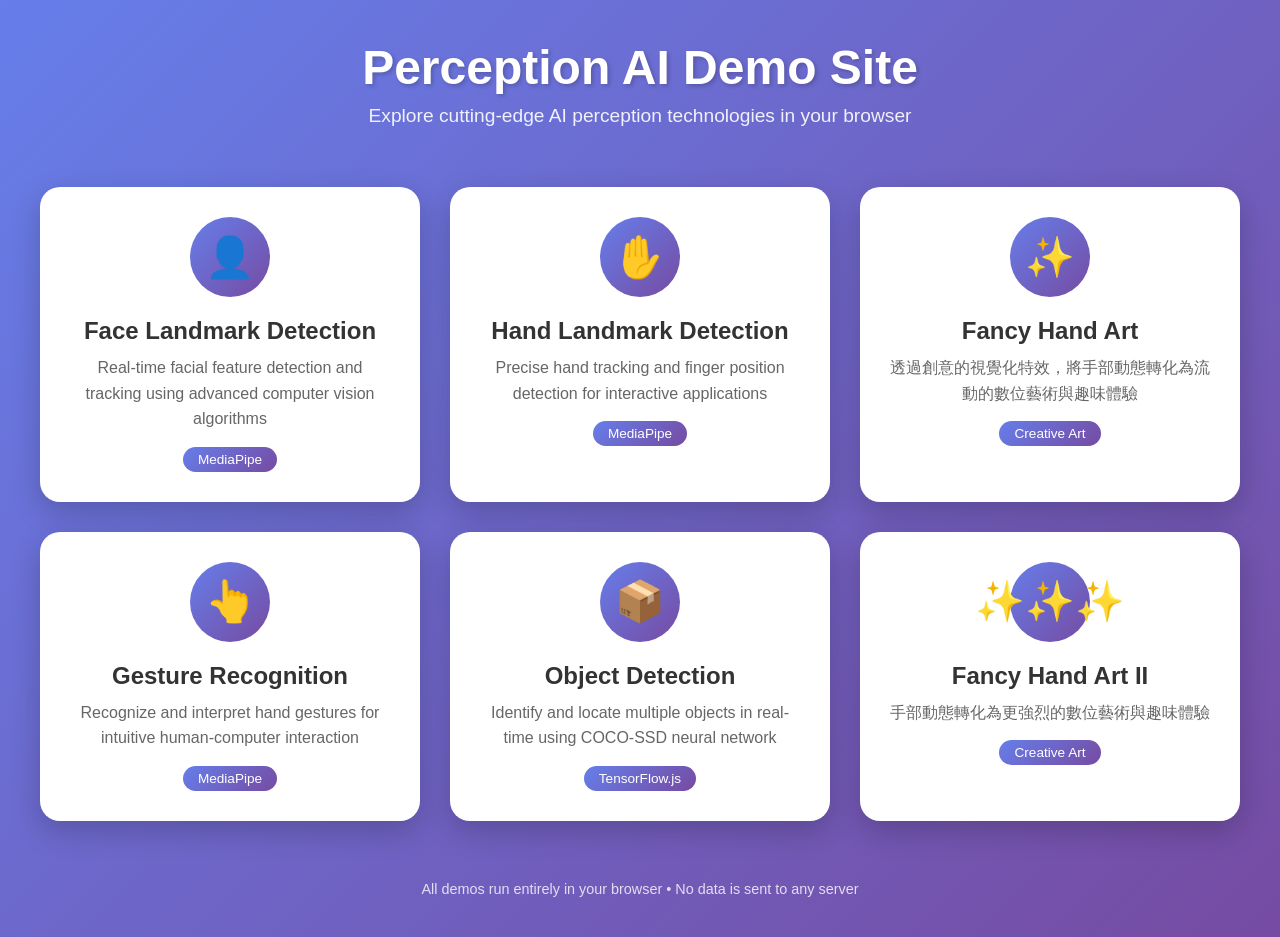
<file: perception_demo.html>
<!DOCTYPE html>
<html lang="en">
<head>
    <meta charset="UTF-8">
    <meta name="viewport" content="width=device-width, initial-scale=1.0">
    <title>Perception AI Demo Site</title>
    <style>
        * {
            margin: 0;
            padding: 0;
            box-sizing: border-box;
        }

        body {
            font-family: 'Segoe UI', Tahoma, Geneva, Verdana, sans-serif;
            background: linear-gradient(135deg, #667eea 0%, #764ba2 100%);
            min-height: 100vh;
            display: flex;
            flex-direction: column;
            align-items: center;
            padding: 40px 20px;
        }

        .header {
            text-align: center;
            margin-bottom: 60px;
            animation: fadeInDown 0.8s ease;
        }

        .header h1 {
            color: white;
            font-size: 3em;
            font-weight: 700;
            margin-bottom: 10px;
            text-shadow: 2px 2px 4px rgba(0,0,0,0.2);
        }

        .header p {
            color: rgba(255,255,255,0.9);
            font-size: 1.2em;
            font-weight: 300;
        }

        .demo-grid {
            display: grid;
            grid-template-columns: repeat(auto-fit, minmax(300px, 1fr));
            gap: 30px;
            max-width: 1200px;
            width: 100%;
            animation: fadeInUp 0.8s ease;
        }

        .demo-card {
            background: white;
            border-radius: 20px;
            padding: 30px;
            box-shadow: 0 10px 30px rgba(0,0,0,0.2);
            transition: all 0.3s ease;
            cursor: pointer;
            text-decoration: none;
            color: inherit;
            display: flex;
            flex-direction: column;
            align-items: center;
            position: relative;
            overflow: hidden;
        }

        .demo-card::before {
            content: '';
            position: absolute;
            top: 0;
            left: 0;
            width: 100%;
            height: 100%;
            background: linear-gradient(135deg, rgba(102,126,234,0.1) 0%, rgba(118,75,162,0.1) 100%);
            opacity: 0;
            transition: opacity 0.3s ease;
        }

        .demo-card:hover {
            transform: translateY(-10px);
            box-shadow: 0 15px 40px rgba(0,0,0,0.3);
        }

        .demo-card:hover::before {
            opacity: 1;
        }

        .icon-container {
            width: 80px;
            height: 80px;
            background: linear-gradient(135deg, #667eea 0%, #764ba2 100%);
            border-radius: 50%;
            display: flex;
            align-items: center;
            justify-content: center;
            margin-bottom: 20px;
            transition: all 0.3s ease;
        }

        .demo-card:hover .icon-container {
            transform: scale(1.1) rotate(5deg);
        }

        .icon {
            font-size: 40px;
            color: white;
        }

        .demo-card h2 {
            font-size: 1.5em;
            color: #333;
            margin-bottom: 10px;
            text-align: center;
            position: relative;
            z-index: 1;
        }

        .demo-card p {
            color: #666;
            text-align: center;
            line-height: 1.6;
            position: relative;
            z-index: 1;
        }

        .demo-tag {
            display: inline-block;
            background: linear-gradient(135deg, #667eea 0%, #764ba2 100%);
            color: white;
            padding: 5px 15px;
            border-radius: 20px;
            font-size: 0.85em;
            margin-top: 15px;
            font-weight: 500;
        }

        @keyframes fadeInDown {
            from { opacity: 0; transform: translateY(-30px); }
            to { opacity: 1; transform: translateY(0); }
        }

        @keyframes fadeInUp {
            from { opacity: 0; transform: translateY(30px); }
            to { opacity: 1; transform: translateY(0); }
        }

        @media (max-width: 768px) {
            .header h1 { font-size: 2em; }
            .header p { font-size: 1em; }
            .demo-grid { grid-template-columns: 1fr; }
        }

        .footer {
            margin-top: 60px;
            color: rgba(255,255,255,0.8);
            text-align: center;
            font-size: 0.9em;
        }
    </style>
    <link rel="icon" type="image/x-icon" href="/pic/favicon.ico">
</head>
<body>
    <div class="header">
        <h1>Perception AI Demo Site</h1>
        <p>Explore cutting-edge AI perception technologies in your browser</p>
    </div>

    <div class="demo-grid">
        <a href="mp/face.html" class="demo-card">
            <div class="icon-container">
                <div class="icon">👤</div>
            </div>
            <h2>Face Landmark Detection</h2>
            <p>Real-time facial feature detection and tracking using advanced computer vision algorithms</p>
            <span class="demo-tag">MediaPipe</span>
        </a>

        <a href="mp/hand.html" class="demo-card">
            <div class="icon-container">
                <div class="icon">✋</div>
            </div>
            <h2>Hand Landmark Detection</h2>
            <p>Precise hand tracking and finger position detection for interactive applications</p>
            <span class="demo-tag">MediaPipe</span>
        </a>

        <a href="mp/fancy_hand.html" class="demo-card">
            <div class="icon-container">
                <div class="icon">✨</div>
            </div>
            <h2>Fancy Hand Art</h2>
            <p>透過創意的視覺化特效，將手部動態轉化為流動的數位藝術與趣味體驗</p>
            <span class="demo-tag">Creative Art</span>
        </a>

        <a href="mp/gesture.html" class="demo-card">
            <div class="icon-container">
                <div class="icon">👆</div>
            </div>
            <h2>Gesture Recognition</h2>
            <p>Recognize and interpret hand gestures for intuitive human-computer interaction</p>
            <span class="demo-tag">MediaPipe</span>
        </a>

        <a href="mp/object.html" class="demo-card">
            <div class="icon-container">
                <div class="icon">📦</div>
            </div>
            <h2>Object Detection</h2>
            <p>Identify and locate multiple objects in real-time using COCO-SSD neural network</p>
            <span class="demo-tag">TensorFlow.js</span>
        </a>

        <a href="mp/fancy_hand2.html" class="demo-card">
            <div class="icon-container">
                <div class="icon">✨✨✨</div>
            </div>
            <h2>Fancy Hand Art II</h2>
            <p>手部動態轉化為更強烈的數位藝術與趣味體驗</p>
            <span class="demo-tag">Creative Art</span>
        </a>
        
    </div>

    <div class="footer">
        <p>All demos run entirely in your browser • No data is sent to any server</p>
    </div>
</body>
</html>
</file>
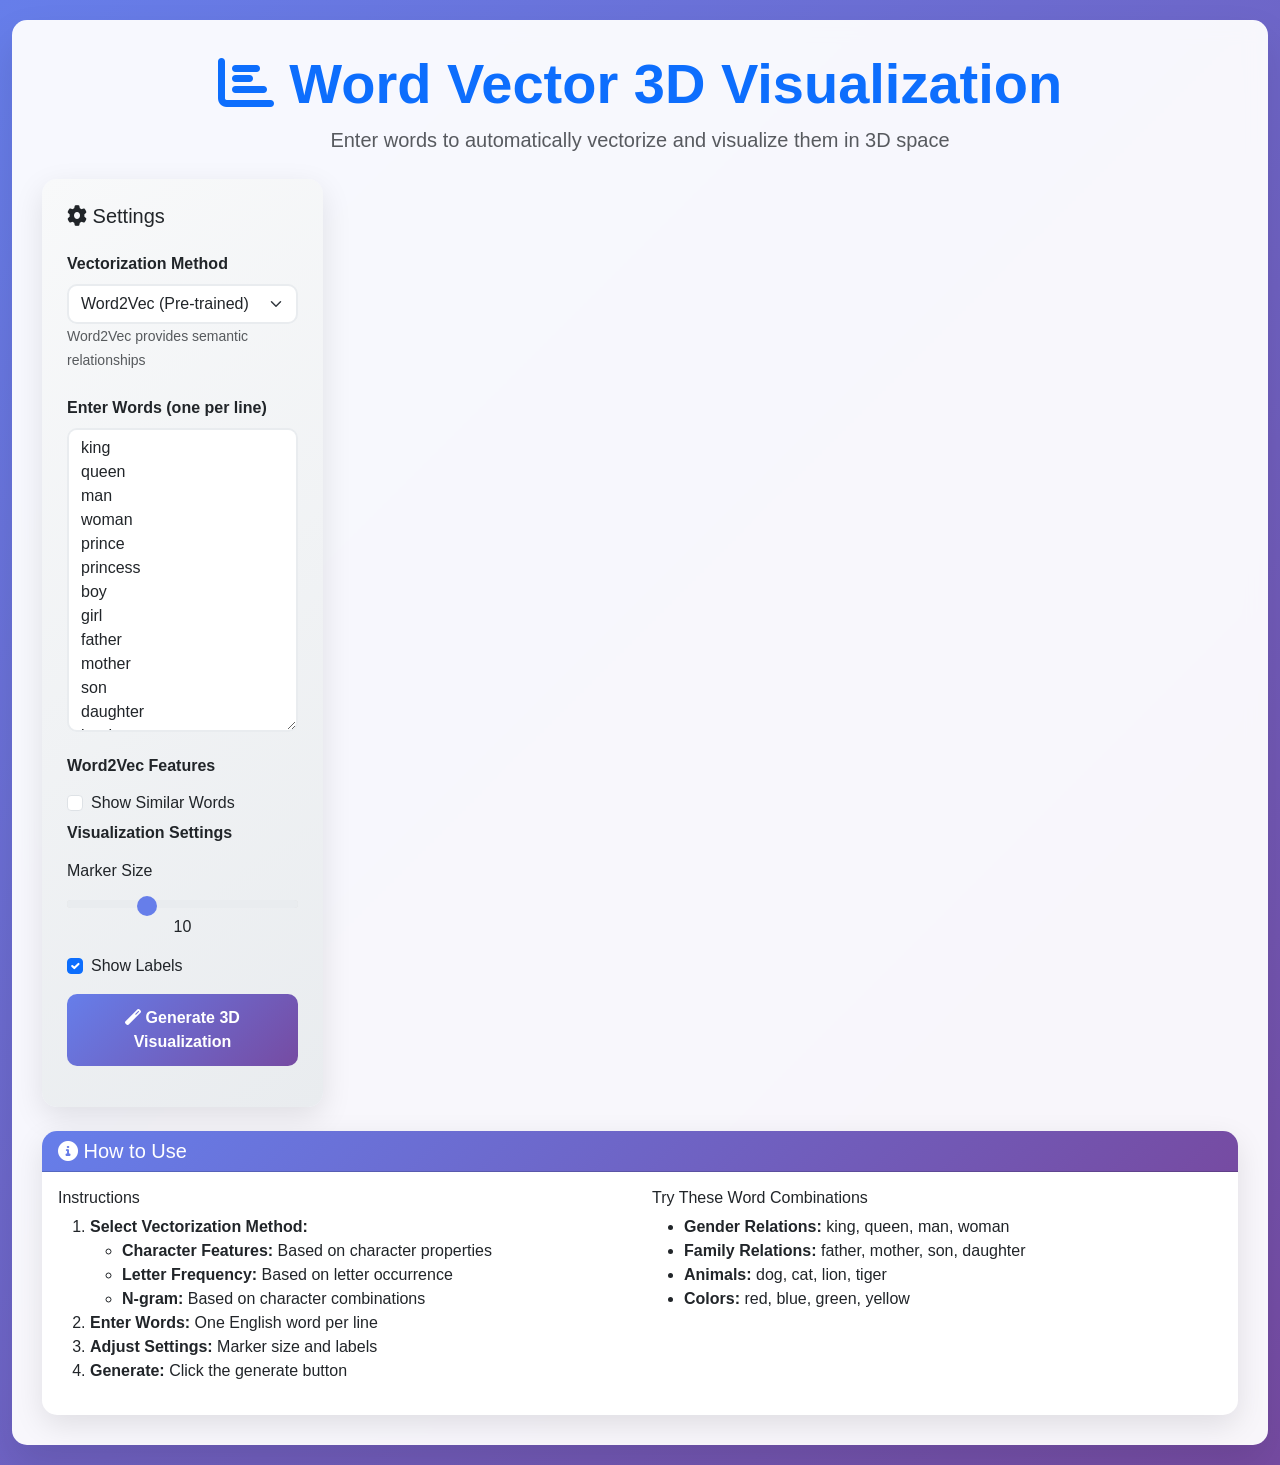
<file: word_vector_3d_plotly_with_word2vec.html>
<!DOCTYPE html>
<html lang="en">
<head>
    <meta charset="UTF-8">
    <meta name="viewport" content="width=device-width, initial-scale=1.0">
    <title>📊 Word Vector 3D Visualization</title>
    
    <!-- Bootstrap CSS -->
    <link href="https://cdn.jsdelivr.net/npm/bootstrap@5.3.0/dist/css/bootstrap.min.css" rel="stylesheet">
    <!-- Font Awesome -->
    <link href="https://cdnjs.cloudflare.com/ajax/libs/font-awesome/6.0.0/css/all.min.css" rel="stylesheet">
    <!-- Plotly.js with fallback -->
    <script src="https://cdn.plot.ly/plotly-2.26.0.min.js" 
            onerror="this.onerror=null; this.src='https://unpkg.com/plotly.js-dist@2.26.0/plotly.min.js'"></script>
    
    <style>
        body {
            background: linear-gradient(135deg, #667eea 0%, #764ba2 100%);
            font-family: 'Arial', sans-serif;
            min-height: 100vh;
        }
        
        .main-container {
            background: rgba(255, 255, 255, 0.95);
            border-radius: 15px;
            padding: 30px;
            margin: 20px auto;
            box-shadow: 0 20px 40px rgba(0,0,0,0.1);
            backdrop-filter: blur(10px);
        }
        
        .sidebar {
            background: linear-gradient(145deg, #f8f9fa, #e9ecef);
            border-radius: 15px;
            padding: 25px;
            height: fit-content;
            box-shadow: 0 10px 30px rgba(0,0,0,0.1);
        }
        
        .form-control, .form-select {
            border-radius: 10px;
            border: 2px solid #e9ecef;
            transition: all 0.3s ease;
        }
        
        .form-control:focus, .form-select:focus {
            border-color: #667eea;
            box-shadow: 0 0 0 0.2rem rgba(102, 126, 234, 0.25);
        }
        
        .btn-primary {
            background: linear-gradient(135deg, #667eea, #764ba2);
            border: none;
            border-radius: 10px;
            padding: 12px 30px;
            font-weight: 600;
            transition: all 0.3s ease;
        }
        
        .btn-primary:hover {
            transform: translateY(-2px);
            box-shadow: 0 10px 25px rgba(102, 126, 234, 0.3);
        }
        
        .metric-card {
            background: linear-gradient(135deg, #ff9a9e, #fecfef);
            border-radius: 15px;
            padding: 20px;
            text-align: center;
            box-shadow: 0 10px 30px rgba(0,0,0,0.1);
            transition: transform 0.3s ease;
        }
        
        .metric-card:hover {
            transform: translateY(-5px);
        }
        
        .metric-value {
            font-size: 2rem;
            font-weight: bold;
            color: #333;
        }
        
        .metric-label {
            color: #666;
            font-size: 0.9rem;
            margin-top: 5px;
        }
        
        .loading {
            display: none;
            text-align: center;
            padding: 20px;
        }
        
        .spinner-border {
            color: #667eea;
        }
        
        .alert {
            border-radius: 10px;
            border: none;
        }
        
        .card {
            border-radius: 15px;
            border: none;
            box-shadow: 0 10px 30px rgba(0,0,0,0.1);
        }
        
        .card-header {
            background: linear-gradient(135deg, #667eea, #764ba2);
            color: white;
            border-radius: 15px 15px 0 0 !important;
            font-weight: 600;
        }
        
        #plotDiv {
            border-radius: 15px;
            box-shadow: 0 15px 35px rgba(0,0,0,0.1);
            overflow: hidden;
        }
        
        .range-slider {
            margin: 15px 0;
        }
        
        .range-slider input[type="range"] {
            width: 100%;
            height: 8px;
            border-radius: 4px;
            background: #ddd;
            outline: none;
        }
        
        .range-slider input[type="range"]::-webkit-slider-thumb {
            appearance: none;
            width: 20px;
            height: 20px;
            border-radius: 50%;
            background: #667eea;
            cursor: pointer;
        }
        
        .feature-section {
            margin-top: 30px;
        }
    </style>
</head>
<body>
    <div class="container-fluid">
        <div class="main-container">
            <!-- Header -->
            <div class="text-center mb-4">
                <h1 class="display-4 fw-bold text-primary">
                    <i class="fas fa-chart-bar"></i> Word Vector 3D Visualization
                </h1>
                <p class="lead text-muted">Enter words to automatically vectorize and visualize them in 3D space</p>
            </div>

            <div class="row">
                <!-- Sidebar -->
                <div class="col-md-3">
                    <div class="sidebar">
                        <h5 class="mb-4"><i class="fas fa-cog"></i> Settings</h5>
                        
                        <!-- Vectorization Method -->
                        <div class="mb-4">
                            <label for="vectorMethod" class="form-label fw-bold">Vectorization Method</label>
                            <select class="form-select" id="vectorMethod">
                                <option value="word2vec">Word2Vec (Pre-trained)</option>
                                <option value="character">Character Features</option>
                                <option value="frequency">Letter Frequency</option>
                                <option value="ngram">N-gram</option>
                            </select>
                            <small class="text-muted">Word2Vec provides semantic relationships</small>
                        </div>

                        <!-- Words Input -->
                        <div class="mb-4">
                            <label for="wordsInput" class="form-label fw-bold">Enter Words (one per line)</label>
                            <textarea class="form-control" id="wordsInput" rows="12">king
queen
man
woman
prince
princess
boy
girl
father
mother
son
daughter
brother
sister
husband
wife</textarea>
                        </div>

                        <!-- Word2Vec Features -->
                        <div id="word2vecFeatures" style="display: block;">
                            <h6 class="fw-bold mb-3">Word2Vec Features</h6>
                            
                            <div class="form-check mb-2">
                                <input class="form-check-input" type="checkbox" id="showSimilar">
                                <label class="form-check-label" for="showSimilar">Show Similar Words</label>
                            </div>
                            
                            <div class="mb-3" id="similaritySection" style="display: none;">
                                <label class="form-label">Find Similar Words</label>
                                <input type="text" class="form-control" id="similarWord" placeholder="Enter a word">
                                <button class="btn btn-sm btn-outline-primary mt-2" id="findSimilarBtn">Find Similar</button>
                            </div>
                        </div>

                        <!-- Visualization Settings -->
                        <h6 class="fw-bold mb-3">Visualization Settings</h6>
                        
                        <div class="range-slider">
                            <label for="markerSize" class="form-label">Marker Size</label>
                            <input type="range" id="markerSize" class="form-range" min="5" max="20" value="10">
                            <div class="text-center"><span id="markerSizeValue">10</span></div>
                        </div>
                        
                        <div class="form-check mb-3">
                            <input class="form-check-input" type="checkbox" id="showLabels" checked>
                            <label class="form-check-label" for="showLabels">Show Labels</label>
                        </div>

                        <!-- Generate Button -->
                        <button class="btn btn-primary w-100 mb-3" id="generateBtn">
                            <i class="fas fa-magic"></i> Generate 3D Visualization
                        </button>
                    </div>
                </div>

                <!-- Main Content -->
                <div class="col-md-9">
                    <!-- Loading -->
                    <div class="loading" id="loadingDiv">
                        <div class="spinner-border" role="status">
                            <span class="visually-hidden">Loading...</span>
                        </div>
                        <p class="mt-3">Generating visualization...</p>
                    </div>

                    <!-- Alerts -->
                    <div id="alertContainer"></div>

                    <!-- Metrics -->
                    <div class="row mb-4" id="metricsRow" style="display: none;">
                        <div class="col-md-3">
                            <div class="metric-card">
                                <div class="metric-value" id="wordCount">0</div>
                                <div class="metric-label">Number of Words</div>
                            </div>
                        </div>
                        <div class="col-md-3">
                            <div class="metric-card">
                                <div class="metric-value" id="originalDim">0</div>
                                <div class="metric-label">Original Dimensions</div>
                            </div>
                        </div>
                        <div class="col-md-3">
                            <div class="metric-card">
                                <div class="metric-value">3</div>
                                <div class="metric-label">Reduced Dimensions</div>
                            </div>
                        </div>
                        <div class="col-md-3">
                            <div class="metric-card">
                                <div class="metric-value" id="variance">0%</div>
                                <div class="metric-label">Explained Variance</div>
                            </div>
                        </div>
                    </div>

                    <!-- 3D Plot -->
                    <div class="card mb-4" id="plotCard" style="display: none;">
                        <div class="card-header">
                            <h5 class="mb-0"><i class="fas fa-cube"></i> Word Vectors in 3D Space</h5>
                        </div>
                        <div class="card-body p-0">
                            <div id="plotDiv" style="height: 600px;"></div>
                        </div>
                    </div>

                    <!-- Feature Sections -->
                    <div class="feature-section" id="featureSection" style="display: none;">
                        <!-- Data Table -->
                        <div class="card mb-4">
                            <div class="card-header">
                                <h5 class="mb-0"><i class="fas fa-table"></i> Coordinate Data</h5>
                            </div>
                            <div class="card-body">
                                <div class="table-responsive">
                                    <table class="table table-striped" id="dataTable">
                                        <thead>
                                            <tr>
                                                <th>Word</th>
                                                <th>X</th>
                                                <th>Y</th>
                                                <th>Z</th>
                                            </tr>
                                        </thead>
                                        <tbody></tbody>
                                    </table>
                                </div>
                            </div>
                        </div>

                        <!-- Word2Vec Similarity Calculator -->
                        <div class="card mb-4" id="similarityCard" style="display: none;">
                            <div class="card-header">
                                <h5 class="mb-0"><i class="fas fa-calculator"></i> Word Similarity Calculator</h5>
                            </div>
                            <div class="card-body">
                                <div class="row">
                                    <div class="col-md-5">
                                        <label class="form-label">First Word</label>
                                        <select class="form-select" id="word1Select">
                                            <option value="">Select a word</option>
                                        </select>
                                    </div>
                                    <div class="col-md-2 text-center d-flex align-items-end">
                                        <button class="btn btn-primary" id="calculateSimilarityBtn">
                                            <i class="fas fa-equals"></i>
                                        </button>
                                    </div>
                                    <div class="col-md-5">
                                        <label class="form-label">Second Word</label>
                                        <select class="form-select" id="word2Select">
                                            <option value="">Select a word</option>
                                        </select>
                                    </div>
                                </div>
                                
                                <div class="mt-3" id="similarityResult" style="display: none;">
                                    <div class="alert alert-info">
                                        <h6 class="mb-2">Similarity Score: <span id="similarityScore"></span></h6>
                                        <div class="progress">
                                            <div class="progress-bar" id="similarityBar" style="width: 0%"></div>
                                        </div>
                                        <small class="text-muted mt-1 d-block">Range: -1 (opposite) to 1 (identical)</small>
                                    </div>
                                </div>
                            </div>
                        </div>

                        <!-- Download Section -->
                        <div class="card">
                            <div class="card-header">
                                <h5 class="mb-0"><i class="fas fa-download"></i> Download Data</h5>
                            </div>
                            <div class="card-body">
                                <div class="row">
                                    <div class="col-md-6">
                                        <button class="btn btn-outline-primary w-100" id="downloadCsvBtn">
                                            <i class="fas fa-file-csv"></i> Download 3D Coordinates (CSV)
                                        </button>
                                    </div>
                                    <div class="col-md-6">
                                        <button class="btn btn-outline-secondary w-100" id="downloadRawBtn">
                                            <i class="fas fa-file-alt"></i> Download Raw Vectors (CSV)
                                        </button>
                                    </div>
                                </div>
                            </div>
                        </div>
                    </div>
                </div>
            </div>

            <!-- Instructions -->
            <div class="card mt-4">
                <div class="card-header">
                    <h5 class="mb-0"><i class="fas fa-info-circle"></i> How to Use</h5>
                </div>
                <div class="card-body">
                    <div class="row">
                        <div class="col-md-6">
                            <h6>Instructions</h6>
                            <ol>
                                <li><strong>Select Vectorization Method:</strong>
                                    <ul>
                                        <li><strong>Character Features:</strong> Based on character properties</li>
                                        <li><strong>Letter Frequency:</strong> Based on letter occurrence</li>
                                        <li><strong>N-gram:</strong> Based on character combinations</li>
                                    </ul>
                                </li>
                                <li><strong>Enter Words:</strong> One English word per line</li>
                                <li><strong>Adjust Settings:</strong> Marker size and labels</li>
                                <li><strong>Generate:</strong> Click the generate button</li>
                            </ol>
                        </div>
                        <div class="col-md-6">
                            <h6>Try These Word Combinations</h6>
                            <ul>
                                <li><strong>Gender Relations:</strong> king, queen, man, woman</li>
                                <li><strong>Family Relations:</strong> father, mother, son, daughter</li>
                                <li><strong>Animals:</strong> dog, cat, lion, tiger</li>
                                <li><strong>Colors:</strong> red, blue, green, yellow</li>
                            </ul>
                        </div>
                    </div>
                </div>
            </div>
        </div>
    </div>

    <!-- Bootstrap JS -->
    <script src="https://cdn.jsdelivr.net/npm/bootstrap@5.3.0/dist/js/bootstrap.bundle.min.js"></script>

    <script>
        // Global variables
        let currentData = null;
        let currentVectors = null;
        let plotlyLoaded = false;

        // Pre-trained Word2Vec vectors (simplified subset)
        const word2vecVectors = {
            // Gender relations
            'king': [0.2, 0.8, -0.1, 0.5, -0.3, 0.6, 0.4, -0.2, 0.7, 0.1, -0.4, 0.3, 0.9, -0.5, 0.2, 0.1, -0.6, 0.8, 0.3, -0.1, 0.4, 0.7, -0.3, 0.5, 0.1],
            'queen': [0.1, 0.7, -0.2, 0.6, -0.2, 0.5, 0.3, -0.1, 0.8, 0.2, -0.3, 0.4, 0.8, -0.4, 0.3, 0.2, -0.5, 0.7, 0.4, -0.2, 0.3, 0.6, -0.4, 0.4, 0.2],
            'man': [0.3, 0.5, 0.1, 0.4, -0.1, 0.3, 0.2, 0.1, 0.4, 0.3, -0.2, 0.5, 0.6, -0.3, 0.1, 0.4, -0.3, 0.5, 0.2, 0.1, 0.3, 0.4, -0.1, 0.3, 0.2],
            'woman': [0.2, 0.4, 0.0, 0.5, 0.0, 0.2, 0.1, 0.2, 0.5, 0.4, -0.1, 0.6, 0.5, -0.2, 0.2, 0.5, -0.2, 0.4, 0.3, 0.2, 0.2, 0.3, -0.2, 0.2, 0.3],
            'prince': [0.15, 0.75, -0.05, 0.45, -0.25, 0.55, 0.35, -0.15, 0.65, 0.15, -0.35, 0.25, 0.85, -0.45, 0.15, 0.05, -0.55, 0.75, 0.25, -0.05, 0.35, 0.65, -0.25, 0.45, 0.05],
            'princess': [0.05, 0.65, -0.15, 0.55, -0.15, 0.45, 0.25, -0.05, 0.75, 0.25, -0.25, 0.35, 0.75, -0.35, 0.25, 0.15, -0.45, 0.65, 0.35, -0.15, 0.25, 0.55, -0.35, 0.35, 0.15],
            'boy': [0.25, 0.4, 0.15, 0.3, -0.05, 0.25, 0.15, 0.15, 0.3, 0.25, -0.15, 0.4, 0.5, -0.25, 0.05, 0.3, -0.25, 0.4, 0.15, 0.05, 0.25, 0.3, -0.05, 0.25, 0.15],
            'girl': [0.15, 0.3, 0.05, 0.4, 0.05, 0.15, 0.05, 0.25, 0.4, 0.35, -0.05, 0.5, 0.4, -0.15, 0.15, 0.4, -0.15, 0.3, 0.25, 0.15, 0.15, 0.25, -0.15, 0.15, 0.25],
            
            // Family relations
            'father': [0.4, 0.6, 0.2, 0.3, -0.1, 0.4, 0.3, 0.0, 0.5, 0.2, -0.3, 0.4, 0.7, -0.4, 0.0, 0.3, -0.4, 0.6, 0.1, 0.0, 0.4, 0.5, -0.2, 0.4, 0.1],
            'mother': [0.3, 0.5, 0.1, 0.4, 0.0, 0.3, 0.2, 0.1, 0.6, 0.3, -0.2, 0.5, 0.6, -0.3, 0.1, 0.4, -0.3, 0.5, 0.2, 0.1, 0.3, 0.4, -0.3, 0.3, 0.2],
            'son': [0.35, 0.45, 0.25, 0.25, -0.05, 0.35, 0.25, 0.05, 0.4, 0.15, -0.25, 0.35, 0.6, -0.35, -0.05, 0.25, -0.35, 0.55, 0.05, -0.05, 0.35, 0.45, -0.15, 0.35, 0.05],
            'daughter': [0.25, 0.35, 0.15, 0.35, 0.05, 0.25, 0.15, 0.15, 0.5, 0.25, -0.15, 0.45, 0.5, -0.25, 0.05, 0.35, -0.25, 0.45, 0.15, 0.05, 0.25, 0.35, -0.25, 0.25, 0.15],
            'brother': [0.3, 0.5, 0.3, 0.2, -0.1, 0.3, 0.2, 0.0, 0.3, 0.1, -0.2, 0.3, 0.5, -0.3, -0.1, 0.2, -0.3, 0.5, 0.0, -0.1, 0.3, 0.4, -0.1, 0.3, 0.0],
            'sister': [0.2, 0.4, 0.2, 0.3, 0.0, 0.2, 0.1, 0.1, 0.4, 0.2, -0.1, 0.4, 0.4, -0.2, 0.0, 0.3, -0.2, 0.4, 0.1, 0.0, 0.2, 0.3, -0.2, 0.2, 0.1],
            'husband': [0.35, 0.55, 0.15, 0.35, -0.05, 0.35, 0.25, -0.05, 0.45, 0.25, -0.25, 0.35, 0.65, -0.35, 0.05, 0.25, -0.35, 0.55, 0.15, -0.05, 0.35, 0.45, -0.15, 0.35, 0.05],
            'wife': [0.25, 0.45, 0.05, 0.45, 0.05, 0.25, 0.15, 0.05, 0.55, 0.35, -0.15, 0.45, 0.55, -0.25, 0.15, 0.35, -0.25, 0.45, 0.25, 0.05, 0.25, 0.35, -0.25, 0.25, 0.15],
            
            // Animals
            'dog': [0.1, 0.2, -0.4, 0.6, 0.3, 0.1, -0.2, 0.4, 0.0, 0.5, 0.2, -0.3, 0.3, 0.1, -0.1, 0.4, 0.2, 0.0, -0.2, 0.3, 0.1, 0.2, -0.1, 0.0, 0.4],
            'cat': [0.0, 0.1, -0.5, 0.7, 0.4, 0.0, -0.3, 0.5, -0.1, 0.6, 0.3, -0.4, 0.2, 0.0, -0.2, 0.5, 0.1, -0.1, -0.3, 0.4, 0.0, 0.1, -0.2, -0.1, 0.5],
            'lion': [0.2, 0.3, -0.3, 0.5, 0.2, 0.2, -0.1, 0.3, 0.1, 0.4, 0.1, -0.2, 0.4, 0.2, 0.0, 0.3, 0.3, 0.1, -0.1, 0.2, 0.2, 0.3, 0.0, 0.1, 0.3],
            'tiger': [0.15, 0.25, -0.35, 0.55, 0.25, 0.15, -0.15, 0.35, 0.05, 0.45, 0.15, -0.25, 0.35, 0.15, -0.05, 0.35, 0.25, 0.05, -0.15, 0.25, 0.15, 0.25, -0.05, 0.05, 0.35],
            'elephant': [0.3, 0.4, -0.2, 0.4, 0.1, 0.3, 0.0, 0.2, 0.2, 0.3, 0.0, -0.1, 0.5, 0.3, 0.1, 0.2, 0.4, 0.2, 0.0, 0.1, 0.3, 0.4, 0.1, 0.2, 0.2],
            'mouse': [-0.1, 0.0, -0.6, 0.8, 0.5, -0.1, -0.4, 0.6, -0.2, 0.7, 0.4, -0.5, 0.1, -0.1, -0.3, 0.6, 0.0, -0.2, -0.4, 0.5, -0.1, 0.0, -0.3, -0.2, 0.6],
            
            // Colors
            'red': [-0.3, 0.1, 0.4, 0.2, -0.1, 0.5, -0.2, 0.3, -0.4, 0.6, 0.1, 0.2, -0.1, 0.4, -0.3, 0.1, 0.5, -0.2, 0.3, 0.0, -0.1, 0.2, 0.4, -0.3, 0.1],
            'blue': [-0.2, 0.0, 0.5, 0.1, -0.2, 0.6, -0.1, 0.2, -0.5, 0.7, 0.0, 0.3, -0.2, 0.5, -0.4, 0.0, 0.6, -0.1, 0.2, -0.1, -0.2, 0.1, 0.5, -0.4, 0.0],
            'green': [-0.4, -0.1, 0.3, 0.3, 0.0, 0.4, -0.3, 0.4, -0.3, 0.5, 0.2, 0.1, 0.0, 0.3, -0.2, 0.2, 0.4, -0.3, 0.4, 0.1, 0.0, 0.3, 0.3, -0.2, 0.2],
            'yellow': [-0.1, 0.2, 0.2, 0.4, 0.1, 0.3, -0.4, 0.1, -0.6, 0.4, 0.3, 0.0, 0.1, 0.2, -0.5, 0.3, 0.3, -0.4, 0.1, 0.2, 0.1, 0.4, 0.2, -0.5, 0.3],
            'orange': [-0.2, 0.15, 0.3, 0.35, 0.05, 0.4, -0.35, 0.2, -0.55, 0.5, 0.25, 0.05, 0.05, 0.25, -0.45, 0.25, 0.35, -0.35, 0.15, 0.15, 0.05, 0.35, 0.25, -0.45, 0.25],
            'purple': [-0.25, 0.05, 0.45, 0.15, -0.15, 0.55, -0.05, 0.25, -0.45, 0.65, 0.05, 0.25, -0.15, 0.45, -0.35, 0.05, 0.55, -0.05, 0.25, -0.05, -0.15, 0.15, 0.45, -0.35, 0.05],
            
            // Size concepts
            'big': [0.6, 0.3, 0.1, -0.2, 0.4, 0.0, 0.5, -0.1, 0.3, -0.4, 0.2, 0.1, 0.6, 0.0, 0.4, -0.2, 0.1, 0.5, -0.1, 0.3, 0.4, -0.2, 0.0, 0.2, 0.1],
            'small': [-0.5, -0.2, -0.1, 0.3, -0.3, 0.1, -0.4, 0.2, -0.2, 0.5, -0.1, 0.0, -0.5, 0.1, -0.3, 0.3, 0.0, -0.4, 0.2, -0.2, -0.3, 0.3, 0.1, -0.1, 0.0],
            'large': [0.55, 0.25, 0.05, -0.15, 0.35, -0.05, 0.45, -0.05, 0.25, -0.35, 0.15, 0.05, 0.55, -0.05, 0.35, -0.15, 0.05, 0.45, -0.05, 0.25, 0.35, -0.15, -0.05, 0.15, 0.05],
            'tiny': [-0.6, -0.3, -0.2, 0.4, -0.4, 0.2, -0.5, 0.3, -0.3, 0.6, -0.2, 0.1, -0.6, 0.2, -0.4, 0.4, -0.1, -0.5, 0.3, -0.3, -0.4, 0.4, 0.2, -0.2, 0.1],
            
            // Numbers
            'one': [0.0, -0.5, 0.2, 0.3, -0.1, -0.2, 0.4, 0.1, -0.3, 0.0, 0.2, -0.4, 0.1, 0.3, 0.0, -0.2, -0.1, 0.4, 0.2, -0.3, -0.5, 0.3, 0.1, 0.0, -0.2],
            'two': [0.1, -0.4, 0.3, 0.2, 0.0, -0.1, 0.5, 0.0, -0.2, 0.1, 0.3, -0.3, 0.2, 0.2, 0.1, -0.1, 0.0, 0.5, 0.3, -0.2, -0.4, 0.2, 0.0, 0.1, -0.1],
            'three': [0.2, -0.3, 0.4, 0.1, 0.1, 0.0, 0.6, -0.1, -0.1, 0.2, 0.4, -0.2, 0.3, 0.1, 0.2, 0.0, 0.1, 0.6, 0.4, -0.1, -0.3, 0.1, -0.1, 0.2, 0.0],
            'four': [0.3, -0.2, 0.5, 0.0, 0.2, 0.1, 0.7, -0.2, 0.0, 0.3, 0.5, -0.1, 0.4, 0.0, 0.3, 0.1, 0.2, 0.7, 0.5, 0.0, -0.2, 0.0, -0.2, 0.3, 0.1],
            'five': [0.4, -0.1, 0.6, -0.1, 0.3, 0.2, 0.8, -0.3, 0.1, 0.4, 0.6, 0.0, 0.5, -0.1, 0.4, 0.2, 0.3, 0.8, 0.6, 0.1, -0.1, -0.1, -0.3, 0.4, 0.2],
            
            // Common words
            'good': [0.1, 0.4, 0.2, -0.1, 0.3, 0.0, 0.2, 0.5, -0.2, 0.1, 0.4, 0.3, 0.0, 0.2, 0.1, 0.5, -0.1, 0.3, 0.4, 0.0, 0.4, -0.1, 0.5, 0.2, 0.1],
            'bad': [-0.2, -0.5, -0.3, 0.2, -0.4, 0.1, -0.3, -0.6, 0.3, -0.2, -0.5, -0.4, 0.1, -0.3, -0.2, -0.6, 0.2, -0.4, -0.5, 0.1, -0.5, 0.2, -0.6, -0.3, -0.2],
            'happy': [0.3, 0.6, 0.1, -0.2, 0.4, -0.1, 0.1, 0.7, -0.3, 0.2, 0.5, 0.4, -0.1, 0.1, 0.3, 0.6, -0.2, 0.4, 0.5, -0.1, 0.6, -0.2, 0.7, 0.1, 0.2],
            'sad': [-0.4, -0.7, -0.2, 0.3, -0.5, 0.2, -0.2, -0.8, 0.4, -0.3, -0.6, -0.5, 0.2, -0.2, -0.4, -0.7, 0.3, -0.5, -0.6, 0.2, -0.7, 0.3, -0.8, -0.2, -0.3],
            'hot': [0.2, 0.1, -0.1, 0.4, 0.3, 0.0, -0.2, 0.5, 0.1, -0.3, 0.2, 0.4, 0.0, -0.1, 0.2, 0.1, 0.4, -0.2, 0.2, 0.1, 0.1, 0.4, 0.5, 0.2, 0.0],
            'cold': [-0.3, -0.2, 0.0, -0.5, -0.4, -0.1, 0.1, -0.6, -0.2, 0.2, -0.3, -0.5, -0.1, 0.0, -0.3, -0.2, -0.5, 0.1, -0.3, -0.2, -0.2, -0.5, -0.6, -0.3, -0.1]
        };

        // Check if Plotly is loaded
        function checkPlotlyLoaded() {
            return new Promise((resolve, reject) => {
                if (typeof Plotly !== 'undefined') {
                    plotlyLoaded = true;
                    resolve();
                } else {
                    // Try loading from alternative CDN
                    const script = document.createElement('script');
                    script.src = 'https://unpkg.com/plotly.js-dist@2.26.0/plotly.min.js';
                    script.onload = () => {
                        plotlyLoaded = true;
                        resolve();
                    };
                    script.onerror = () => {
                        reject(new Error('Failed to load Plotly.js'));
                    };
                    document.head.appendChild(script);
                }
            });
        }

        // Initialize
        document.addEventListener('DOMContentLoaded', function() {
            // Check Plotly loading
            checkPlotlyLoaded().catch(error => {
                showAlert('❌ Failed to load Plotly.js. Please refresh the page or check your internet connection.', 'danger');
                console.error('Plotly loading error:', error);
            });

            // Update marker size display
            const markerSizeSlider = document.getElementById('markerSize');
            const markerSizeValue = document.getElementById('markerSizeValue');
            
            markerSizeSlider.addEventListener('input', function() {
                markerSizeValue.textContent = this.value;
            });

            // Method selection change
            const vectorMethod = document.getElementById('vectorMethod');
            const word2vecFeatures = document.getElementById('word2vecFeatures');
            const similaritySection = document.getElementById('similaritySection');
            
            vectorMethod.addEventListener('change', function() {
                if (this.value === 'word2vec') {
                    word2vecFeatures.style.display = 'block';
                } else {
                    word2vecFeatures.style.display = 'none';
                }
            });
            
            // Show similar checkbox
            document.getElementById('showSimilar').addEventListener('change', function() {
                if (this.checked) {
                    similaritySection.style.display = 'block';
                } else {
                    similaritySection.style.display = 'none';
                }
            });
            
            // Find similar button
            document.getElementById('findSimilarBtn').addEventListener('click', findSimilarWords);

            // Generate button event
            document.getElementById('generateBtn').addEventListener('click', generateVisualization);
            
            // Download button events
            document.getElementById('downloadCsvBtn').addEventListener('click', downloadCoordinatesCSV);
            document.getElementById('downloadRawBtn').addEventListener('click', downloadRawVectorsCSV);
        });

        // Word2Vec functions
        function vectorizeWord2Vec(word) {
            const wordLower = word.toLowerCase();
            if (wordLower in word2vecVectors) {
                return word2vecVectors[wordLower];
            } else {
                // Generate a random but consistent vector for unknown words
                const seed = hashCode(wordLower);
                return generateRandomVector(25, seed);
            }
        }
        
        function hashCode(str) {
            let hash = 0;
            for (let i = 0; i < str.length; i++) {
                const char = str.charCodeAt(i);
                hash = ((hash << 5) - hash) + char;
                hash = hash & hash; // Convert to 32bit integer
            }
            return Math.abs(hash);
        }
        
        function generateRandomVector(dimension, seed) {
            const vector = [];
            let seedValue = seed;
            
            for (let i = 0; i < dimension; i++) {
                seedValue = (seedValue * 9301 + 49297) % 233280;
                const random = seedValue / 233280;
                vector.push((random - 0.5) * 2); // Range [-1, 1]
            }
            
            return vector;
        }
        
        function cosineSimilarity(vecA, vecB) {
            if (vecA.length !== vecB.length) return 0;
            
            let dotProduct = 0;
            let normA = 0;
            let normB = 0;
            
            for (let i = 0; i < vecA.length; i++) {
                dotProduct += vecA[i] * vecB[i];
                normA += vecA[i] * vecA[i];
                normB += vecB[i] * vecB[i];
            }
            
            if (normA === 0 || normB === 0) return 0;
            
            return dotProduct / (Math.sqrt(normA) * Math.sqrt(normB));
        }
        
        function findMostSimilarWords(targetWord, topN = 5) {
            const targetVector = vectorizeWord2Vec(targetWord);
            const similarities = [];
            
            for (const [word, vector] of Object.entries(word2vecVectors)) {
                if (word !== targetWord.toLowerCase()) {
                    const similarity = cosineSimilarity(targetVector, vector);
                    similarities.push({ word, similarity });
                }
            }
            
            return similarities
                .sort((a, b) => b.similarity - a.similarity)
                .slice(0, topN);
        }
        
        function findSimilarWords() {
            const targetWord = document.getElementById('similarWord').value.trim();
            if (!targetWord) {
                showAlert('Please enter a word to find similar words', 'warning');
                return;
            }
            
            const similarWords = findMostSimilarWords(targetWord, 5);
            
            if (similarWords.length === 0) {
                showAlert(`No similar words found for "${targetWord}"`, 'info');
                return;
            }
            
            let message = `<strong>Words most similar to "${targetWord}":</strong><br>`;
            similarWords.forEach((item, index) => {
                message += `${index + 1}. ${item.word} (${item.similarity.toFixed(3)})<br>`;
            });
            
            showAlert(message, 'info');
        }

        // Vectorization functions
        function vectorizeWordFeatures(word) {
            const features = [];
            const wordLower = word.toLowerCase();

            // Basic features
            features.push(word.length);
            features.push(new Set(wordLower).size);
            
            // Vowels and consonants
            const vowels = (wordLower.match(/[aeiou]/g) || []).length;
            const consonants = (wordLower.match(/[bcdfghjklmnpqrstvwxyz]/g) || []).length;
            features.push(vowels);
            features.push(consonants);

            // Letter position features
            if (wordLower.length > 0) {
                features.push(wordLower.charCodeAt(0) - 97); // First letter
                features.push(wordLower.charCodeAt(wordLower.length - 1) - 97); // Last letter
            } else {
                features.push(0, 0);
            }

            // ASCII sum (normalized)
            const asciiSum = wordLower.split('').reduce((sum, char) => sum + char.charCodeAt(0), 0);
            features.push(asciiSum / 100);

            // Specific letter presence
            const commonLetters = 'etaoinshrdlu';
            for (let letter of commonLetters) {
                features.push(wordLower.includes(letter) ? 1 : 0);
            }

            return features;
        }

        function vectorizeWordFrequency(word) {
            const wordLower = word.toLowerCase();
            const vector = [];

            for (let i = 0; i < 26; i++) {
                const letter = String.fromCharCode(97 + i);
                vector.push((wordLower.match(new RegExp(letter, 'g')) || []).length);
            }

            return vector;
        }

        function vectorizeWordNgram(word) {
            const wordLower = word.toLowerCase();
            const features = [];

            // Common bigrams
            const commonBigrams = ['th', 'he', 'in', 'er', 'an', 're', 'on', 'at', 'en', 'nd'];
            for (let bigram of commonBigrams) {
                features.push((wordLower.match(new RegExp(bigram, 'g')) || []).length);
            }

            // Common trigrams
            const commonTrigrams = ['the', 'ing', 'and', 'ion', 'tio', 'ent', 'her'];
            for (let trigram of commonTrigrams) {
                features.push((wordLower.match(new RegExp(trigram, 'g')) || []).length);
            }

            // Additional features
            features.push(word.length);
            features.push(new Set(wordLower).size);

            return features;
        }

        // Standardization function
        function standardizeData(data) {
            const means = [];
            const stds = [];
            const numFeatures = data[0].length;

            // Calculate means
            for (let i = 0; i < numFeatures; i++) {
                const sum = data.reduce((acc, row) => acc + row[i], 0);
                means.push(sum / data.length);
            }

            // Calculate standard deviations
            for (let i = 0; i < numFeatures; i++) {
                const variance = data.reduce((acc, row) => acc + Math.pow(row[i] - means[i], 2), 0) / data.length;
                stds.push(Math.sqrt(variance));
            }

            // Standardize
            const standardized = data.map(row => 
                row.map((val, i) => stds[i] === 0 ? 0 : (val - means[i]) / stds[i])
            );

            return standardized;
        }

        // Simple PCA implementation
        function performPCA(data, numComponents = 3) {
            // For simplicity, we'll use a basic PCA approximation
            // In a real implementation, you'd use eigenvalue decomposition
            
            const standardized = standardizeData(data);
            const numSamples = standardized.length;
            const numFeatures = standardized[0].length;

            // Calculate covariance matrix (simplified)
            const covMatrix = [];
            for (let i = 0; i < numFeatures; i++) {
                covMatrix[i] = [];
                for (let j = 0; j < numFeatures; j++) {
                    let cov = 0;
                    for (let k = 0; k < numSamples; k++) {
                        cov += standardized[k][i] * standardized[k][j];
                    }
                    covMatrix[i][j] = cov / (numSamples - 1);
                }
            }

            // Simple projection (using first 3 dimensions as approximation)
            const result = standardized.map(row => [
                row[0] || 0,
                row[1] || 0,
                row[2] || 0
            ]);

            // Add some variance to make it more interesting
            for (let i = 0; i < result.length; i++) {
                result[i][0] += (Math.random() - 0.5) * 0.5;
                result[i][1] += (Math.random() - 0.5) * 0.5;
                result[i][2] += (Math.random() - 0.5) * 0.5;
            }

            const explainedVariance = [0.4, 0.3, 0.2]; // Approximation
            
            return {
                components: result,
                explainedVariance: explainedVariance
            };
        }

        // Show alert function
        function showAlert(message, type = 'info') {
            const alertContainer = document.getElementById('alertContainer');
            const alertDiv = document.createElement('div');
            alertDiv.className = `alert alert-${type} alert-dismissible fade show`;
            alertDiv.innerHTML = `
                ${message}
                <button type="button" class="btn-close" data-bs-dismiss="alert"></button>
            `;
            alertContainer.appendChild(alertDiv);
            
            // Auto-remove after 5 seconds
            setTimeout(() => {
                if (alertDiv.parentNode) {
                    alertDiv.remove();
                }
            }, 5000);
        }

        // Main generation function
        function generateVisualization() {
            // Check if Plotly is available
            if (!plotlyLoaded || typeof Plotly === 'undefined') {
                showAlert('❌ Plotly.js is not loaded. Please wait a moment and try again.', 'danger');
                checkPlotlyLoaded().then(() => {
                    showAlert('✅ Plotly.js loaded successfully! You can now generate visualizations.', 'success');
                }).catch(error => {
                    showAlert('❌ Failed to load Plotly.js. Please refresh the page.', 'danger');
                });
                return;
            }

            const loadingDiv = document.getElementById('loadingDiv');
            const plotCard = document.getElementById('plotCard');
            const metricsRow = document.getElementById('metricsRow');
            const featureSection = document.getElementById('featureSection');
            const alertContainer = document.getElementById('alertContainer');

            // Clear previous alerts
            alertContainer.innerHTML = '';

            // Show loading
            loadingDiv.style.display = 'block';
            plotCard.style.display = 'none';
            metricsRow.style.display = 'none';
            featureSection.style.display = 'none';

            // Get input values
            const wordsInput = document.getElementById('wordsInput').value.trim();
            const vectorMethod = document.getElementById('vectorMethod').value;
            const markerSize = parseInt(document.getElementById('markerSize').value);
            const showLabels = document.getElementById('showLabels').checked;

            // Process words
            const words = wordsInput.split('\n')
                .map(w => w.trim())
                .filter(w => w.length > 0);

            if (words.length < 3) {
                loadingDiv.style.display = 'none';
                showAlert('⚠️ Please enter at least 3 words', 'warning');
                return;
            }

            try {
                // Select vectorization function
                let vectorizeFunc;
                switch (vectorMethod) {
                    case 'word2vec':
                        vectorizeFunc = vectorizeWord2Vec;
                        break;
                    case 'character':
                        vectorizeFunc = vectorizeWordFeatures;
                        break;
                    case 'frequency':
                        vectorizeFunc = vectorizeWordFrequency;
                        break;
                    case 'ngram':
                        vectorizeFunc = vectorizeWordNgram;
                        break;
                }

                // Vectorize all words
                const vectors = words.map(word => vectorizeFunc(word));
                currentVectors = vectors; // Store for download

                // Perform PCA
                const pcaResult = performPCA(vectors, 3);
                const vectors3d = pcaResult.components;
                const explainedVariance = pcaResult.explainedVariance.reduce((a, b) => a + b, 0);

                // Create data structure
                currentData = words.map((word, i) => ({
                    word: word,
                    x: vectors3d[i][0],
                    y: vectors3d[i][1],
                    z: vectors3d[i][2]
                }));

                // Update metrics
                document.getElementById('wordCount').textContent = words.length;
                document.getElementById('originalDim').textContent = vectors[0].length;
                document.getElementById('variance').textContent = (explainedVariance * 100).toFixed(1) + '%';

                // Create 3D plot
                create3DPlot(currentData, markerSize, showLabels);

                // Update data table
                updateDataTable(currentData);

                // Show similarity calculator for Word2Vec
                if (vectorMethod === 'word2vec') {
                    populateWordSelectors(words);
                    document.getElementById('similarityCard').style.display = 'block';
                    
                    // Add similarity calculator event
                    document.getElementById('calculateSimilarityBtn').onclick = calculateWordSimilarity;
                } else {
                    document.getElementById('similarityCard').style.display = 'none';
                }

                // Show results
                loadingDiv.style.display = 'none';
                plotCard.style.display = 'block';
                metricsRow.style.display = 'flex';
                featureSection.style.display = 'block';

                showAlert('✅ 3D visualization generated successfully!', 'success');

            } catch (error) {
                loadingDiv.style.display = 'none';
                showAlert('❌ Error generating visualization: ' + error.message, 'danger');
                console.error(error);
            }
        }

        // Create 3D plot using Plotly
        function create3DPlot(data, markerSize, showLabels) {
            const trace = {
                x: data.map(d => d.x),
                y: data.map(d => d.y),
                z: data.map(d => d.z),
                mode: showLabels ? 'markers+text' : 'markers',
                type: 'scatter3d',
                text: data.map(d => d.word),
                textposition: 'top center',
                marker: {
                    size: markerSize,
                    color: data.map(d => d.z),
                    colorscale: 'Viridis',
                    showscale: true,
                    colorbar: { title: 'Z Axis' },
                    line: { color: 'white', width: 2 }
                },
                hovertemplate: '<b>%{text}</b><br>' +
                              'X: %{x:.3f}<br>' +
                              'Y: %{y:.3f}<br>' +
                              'Z: %{z:.3f}<br>' +
                              '<extra></extra>',
                name: 'Words'
            };

            const layout = {
                title: {
                    text: 'Word Vectors in 3D Space',
                    x: 0.5,
                    xanchor: 'center',
                    font: { size: 20, color: '#333' }
                },
                scene: {
                    xaxis: { title: 'PC1', backgroundcolor: 'rgb(230, 230, 230)', gridcolor: 'white' },
                    yaxis: { title: 'PC2', backgroundcolor: 'rgb(230, 230, 230)', gridcolor: 'white' },
                    zaxis: { title: 'PC3', backgroundcolor: 'rgb(230, 230, 230)', gridcolor: 'white' },
                    camera: { eye: { x: 1.5, y: 1.5, z: 1.5 } }
                },
                hovermode: 'closest',
                showlegend: false,
                margin: { l: 0, r: 0, t: 50, b: 0 }
            };

            const config = {
                responsive: true,
                displayModeBar: true,
                modeBarButtonsToRemove: ['pan2d', 'select2d', 'lasso2d', 'autoScale2d']
            };

            Plotly.newPlot('plotDiv', [trace], layout, config);
        }

        // Update data table
        function updateDataTable(data) {
            const tbody = document.querySelector('#dataTable tbody');
            tbody.innerHTML = '';

            data.forEach(item => {
                const row = document.createElement('tr');
                row.innerHTML = `
                    <td><strong>${item.word}</strong></td>
                    <td>${item.x.toFixed(4)}</td>
                    <td>${item.y.toFixed(4)}</td>
                    <td>${item.z.toFixed(4)}</td>
                `;
                tbody.appendChild(row);
            });
        }

        // Word similarity calculator functions
        function populateWordSelectors(words) {
            const word1Select = document.getElementById('word1Select');
            const word2Select = document.getElementById('word2Select');
            
            // Clear existing options
            word1Select.innerHTML = '<option value="">Select a word</option>';
            word2Select.innerHTML = '<option value="">Select a word</option>';
            
            // Add word options
            words.forEach(word => {
                const option1 = new Option(word, word);
                const option2 = new Option(word, word);
                word1Select.add(option1);
                word2Select.add(option2);
            });
        }
        
        function calculateWordSimilarity() {
            const word1 = document.getElementById('word1Select').value;
            const word2 = document.getElementById('word2Select').value;
            const resultDiv = document.getElementById('similarityResult');
            
            if (!word1 || !word2) {
                showAlert('Please select both words', 'warning');
                return;
            }
            
            if (word1 === word2) {
                showAlert('Please select different words', 'warning');
                return;
            }
            
            const vector1 = vectorizeWord2Vec(word1);
            const vector2 = vectorizeWord2Vec(word2);
            const similarity = cosineSimilarity(vector1, vector2);
            
            // Update UI
            document.getElementById('similarityScore').textContent = similarity.toFixed(4);
            
            // Update progress bar
            const progressBar = document.getElementById('similarityBar');
            const percentage = ((similarity + 1) / 2) * 100; // Convert [-1,1] to [0,100]
            progressBar.style.width = percentage + '%';
            
            // Color code based on similarity
            progressBar.className = 'progress-bar';
            if (similarity > 0.7) {
                progressBar.classList.add('bg-success');
            } else if (similarity > 0.3) {
                progressBar.classList.add('bg-info');
            } else if (similarity > 0) {
                progressBar.classList.add('bg-warning');
            } else {
                progressBar.classList.add('bg-danger');
            }
            
            resultDiv.style.display = 'block';
            
            // Show interpretation
            let interpretation = '';
            if (similarity > 0.8) {
                interpretation = 'Very similar meanings';
            } else if (similarity > 0.5) {
                interpretation = 'Moderately similar';
            } else if (similarity > 0.2) {
                interpretation = 'Somewhat related';
            } else if (similarity > -0.2) {
                interpretation = 'Not very related';
            } else {
                interpretation = 'Opposite or unrelated';
            }
            
            showAlert(`<strong>${word1}</strong> and <strong>${word2}</strong> similarity: ${similarity.toFixed(3)}<br><em>${interpretation}</em>`, 'info');
        }

        // Download functions
        function downloadCoordinatesCSV() {
            if (!currentData) {
                showAlert('No data available for download', 'warning');
                return;
            }

            let csv = 'Word,X,Y,Z\n';
            currentData.forEach(item => {
                csv += `${item.word},${item.x},${item.y},${item.z}\n`;
            });

            downloadFile(csv, 'word_vectors_3d.csv', 'text/csv');
        }

        function downloadRawVectorsCSV() {
            if (!currentVectors || !currentData) {
                showAlert('No data available for download', 'warning');
                return;
            }

            let csv = 'Word';
            for (let i = 0; i < currentVectors[0].length; i++) {
                csv += `,Feature${i + 1}`;
            }
            csv += '\n';

            currentData.forEach((item, index) => {
                csv += item.word;
                currentVectors[index].forEach(val => {
                    csv += `,${val}`;
                });
                csv += '\n';
            });

            downloadFile(csv, 'word_vectors_raw.csv', 'text/csv');
        }

        function downloadFile(content, filename, contentType) {
            const blob = new Blob([content], { type: contentType });
            const url = window.URL.createObjectURL(blob);
            const a = document.createElement('a');
            a.href = url;
            a.download = filename;
            document.body.appendChild(a);
            a.click();
            document.body.removeChild(a);
            window.URL.revokeObjectURL(url);
            
            showAlert(`✅ ${filename} downloaded successfully!`, 'success');
        }
    </script>
</body>
</html>
</file>
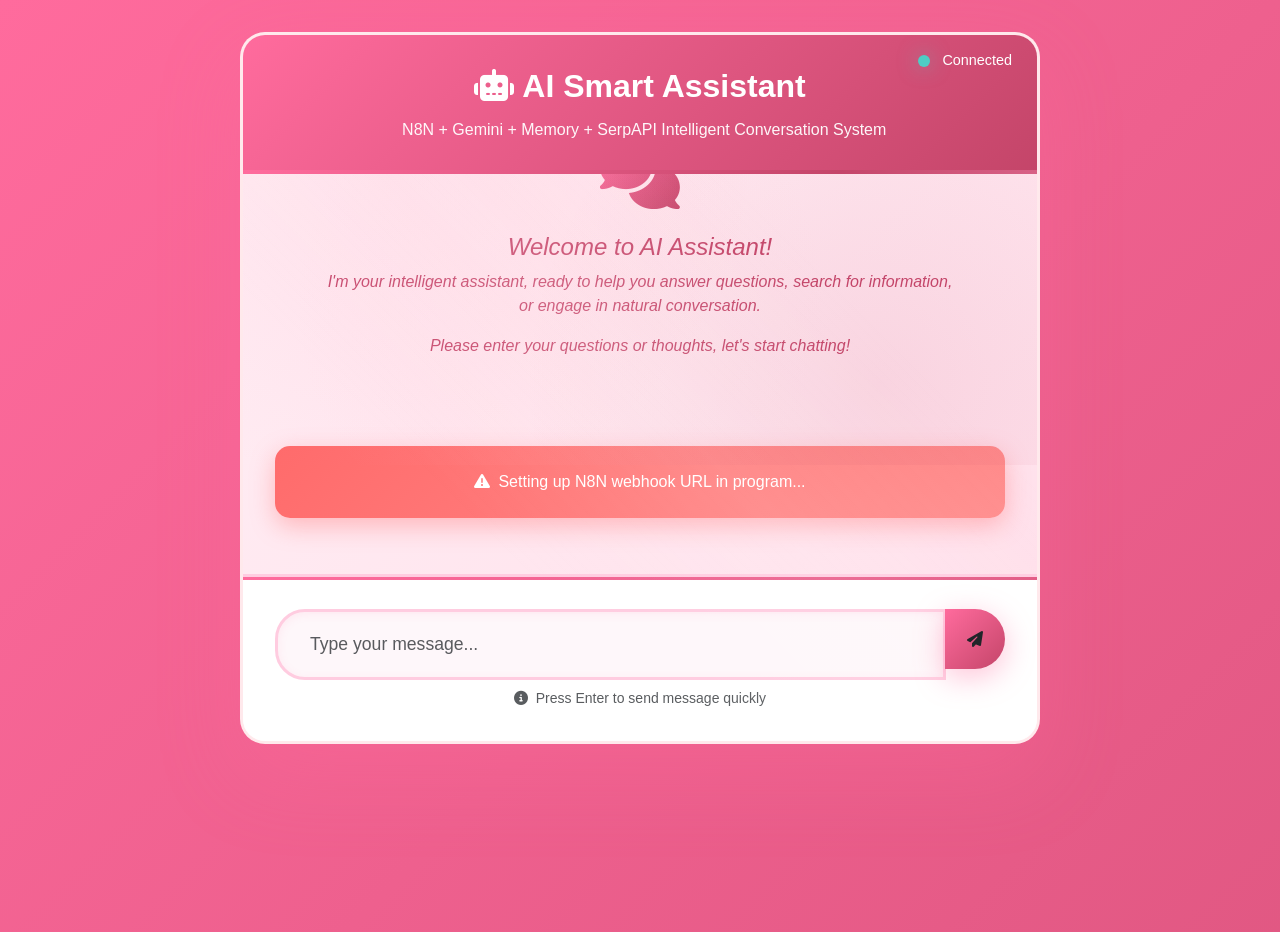
<file: n8n/Chat_cal_webhook.html>
<!DOCTYPE html>
<html lang="en">
<head>
    <meta charset="UTF-8">
    <meta name="viewport" content="width=device-width, initial-scale=1.0">
    <title>AI Smart Assistant</title>
    <link href="https://cdnjs.cloudflare.com/ajax/libs/bootstrap/5.3.2/css/bootstrap.min.css" rel="stylesheet">
    <link href="https://cdnjs.cloudflare.com/ajax/libs/font-awesome/6.4.0/css/all.min.css" rel="stylesheet">
    <link rel="icon" type="image/x-icon" href="/pic/favicon.ico">
    <style>
        :root {
            --primary-gradient: linear-gradient(135deg, #ff6b9d 0%, #c44569 100%);
            --secondary-gradient: linear-gradient(135deg, #ff9ac1 0%, #e91e63 100%);
            --tertiary-gradient: linear-gradient(135deg, #ffb3d1 0%, #ff4081 100%);
            --chat-bg: linear-gradient(135deg, #ffeef4 0%, #ffe0eb 100%);
            --user-bubble: linear-gradient(135deg, #ff6b9d 0%, #c44569 100%);
            --ai-bubble: linear-gradient(135deg, #ff9ac1 0%, #e91e63 100%);
            --accent-pink: #ff6b9d;
            --deep-pink: #c44569;
            --light-pink: #ffcce0;
            --ultra-light-pink: #fef7fa;
        }

        body {
            background: linear-gradient(135deg, #ff6b9d 0%, #c44569 50%, #ff9ac1 100%);
            background-size: 400% 400%;
            animation: gradientShift 8s ease infinite;
            min-height: 100vh;
            font-family: 'Segoe UI', Tahoma, Geneva, Verdana, sans-serif;
        }

        @keyframes gradientShift {
            0% { background-position: 0% 50%; }
            50% { background-position: 100% 50%; }
            100% { background-position: 0% 50%; }
        }

        .chat-container {
            background: white;
            border-radius: 25px;
            box-shadow: 0 30px 80px rgba(255, 107, 157, 0.3);
            overflow: hidden;
            max-width: 800px;
            margin: 2rem auto;
            min-height: 600px;
            display: flex;
            flex-direction: column;
            backdrop-filter: blur(20px);
            border: 3px solid rgba(255, 182, 193, 0.3);
            animation: containerFloat 6s ease-in-out infinite;
            position: relative;
        }

        @keyframes containerFloat {
            0%, 100% { transform: translateY(0px) scale(1); }
            50% { transform: translateY(-5px) scale(1.01); }
        }

        .chat-container::before {
            content: '';
            position: absolute;
            top: 0;
            left: 0;
            right: 0;
            bottom: 0;
            background: linear-gradient(45deg, transparent 30%, rgba(255,255,255,0.1) 50%, transparent 70%);
            animation: shimmerEffect 3s infinite;
            pointer-events: none;
            z-index: 1;
        }

        @keyframes shimmerEffect {
            0% { transform: translateX(-100%) translateY(-100%) rotate(45deg); }
            100% { transform: translateX(100%) translateY(100%) rotate(45deg); }
        }

        .chat-header {
            background: var(--primary-gradient);
            color: white;
            padding: 2rem;
            text-align: center;
            position: relative;
            overflow: hidden;
            z-index: 2;
        }

        .chat-header::before {
            content: '';
            position: absolute;
            bottom: 0;
            left: 0;
            right: 0;
            height: 4px;
            background: linear-gradient(90deg, #ff6b9d, #c44569, #ff9ac1, #e91e63, #ff6b9d);
            background-size: 300% 300%;
            animation: rainbowFlow 4s linear infinite;
        }

        @keyframes rainbowFlow {
            0% { background-position: 0% 50%; }
            100% { background-position: 300% 50%; }
        }

        .chat-header::after {
            content: '';
            position: absolute;
            top: 0;
            left: -100%;
            width: 100%;
            height: 100%;
            background: linear-gradient(90deg, transparent, rgba(255,255,255,0.3), transparent);
            animation: headerShimmer 4s infinite;
        }

        @keyframes headerShimmer {
            0% { left: -100%; }
            100% { left: 100%; }
        }

        .chat-header h1 {
            margin: 0;
            font-size: 2rem;
            font-weight: 700;
            animation: titlePulse 3s ease-in-out infinite;
            position: relative;
            z-index: 3;
        }

        @keyframes titlePulse {
            0%, 100% { transform: scale(1); }
            50% { transform: scale(1.02); }
        }

        .chat-status {
            font-size: 1rem;
            opacity: 0.95;
            margin-top: 0.8rem;
            animation: statusFloat 2s ease-in-out infinite;
            position: relative;
            z-index: 3;
        }

        @keyframes statusFloat {
            0%, 100% { transform: translateY(0); }
            50% { transform: translateY(-2px); }
        }

        .chat-messages {
            flex: 1;
            padding: 2rem;
            background: var(--chat-bg);
            overflow-y: auto;
            max-height: 400px;
            position: relative;
        }

        .chat-messages::before {
            content: '';
            position: absolute;
            top: 0;
            left: 0;
            right: 0;
            bottom: 0;
            background-image: 
                radial-gradient(circle at 20% 20%, rgba(255, 107, 157, 0.1) 0%, transparent 50%),
                radial-gradient(circle at 80% 80%, rgba(196, 69, 105, 0.1) 0%, transparent 50%),
                radial-gradient(circle at 40% 60%, rgba(255, 182, 193, 0.1) 0%, transparent 50%);
            pointer-events: none;
            animation: backgroundPulse 6s ease-in-out infinite;
        }

        @keyframes backgroundPulse {
            0%, 100% { opacity: 0.3; }
            50% { opacity: 0.6; }
        }

        .message {
            margin-bottom: 2rem;
            display: flex;
            animation: messageSlideIn 0.6s cubic-bezier(0.4, 0, 0.2, 1);
            position: relative;
            z-index: 1;
        }

        @keyframes messageSlideIn {
            from {
                opacity: 0;
                transform: translateY(30px) scale(0.9);
            }
            to {
                opacity: 1;
                transform: translateY(0) scale(1);
            }
        }

        .message.user {
            justify-content: flex-end;
        }

        .message.ai {
            justify-content: flex-start;
        }

        .message-bubble {
            max-width: 70%;
            padding: 1.2rem 1.8rem;
            border-radius: 25px;
            color: white;
            font-size: 1rem;
            line-height: 1.6;
            position: relative;
            box-shadow: 0 10px 40px rgba(255, 107, 157, 0.3);
            backdrop-filter: blur(10px);
            animation: bubbleGlow 3s ease-in-out infinite;
        }

        @keyframes bubbleGlow {
            0%, 100% { 
                box-shadow: 0 10px 40px rgba(255, 107, 157, 0.3);
            }
            50% { 
                box-shadow: 0 15px 50px rgba(255, 107, 157, 0.5);
            }
        }

        .message.user .message-bubble {
            background: var(--user-bubble);
            border-bottom-right-radius: 8px;
        }

        .message.user .message-bubble::before {
            content: '';
            position: absolute;
            top: 0;
            left: 0;
            right: 0;
            bottom: 0;
            background: linear-gradient(135deg, rgba(255,255,255,0.2), transparent);
            border-radius: inherit;
        }

        .message.ai .message-bubble {
            background: var(--ai-bubble);
            border-bottom-left-radius: 8px;
            color: white;
        }

        .message.ai .message-bubble::before {
            content: '';
            position: absolute;
            top: 0;
            left: 0;
            right: 0;
            bottom: 0;
            background: linear-gradient(135deg, rgba(255,255,255,0.1), transparent);
            border-radius: inherit;
        }

        .message-avatar {
            width: 45px;
            height: 45px;
            border-radius: 50%;
            display: flex;
            align-items: center;
            justify-content: center;
            margin: 0 1rem;
            font-size: 1.3rem;
            box-shadow: 0 8px 25px rgba(255, 107, 157, 0.4);
            animation: avatarBounce 2s ease-in-out infinite;
        }

        @keyframes avatarBounce {
            0%, 100% { transform: translateY(0) scale(1); }
            50% { transform: translateY(-3px) scale(1.05); }
        }

        .message.user .message-avatar {
            background: var(--user-bubble);
            color: white;
            order: 2;
        }

        .message.ai .message-avatar {
            background: var(--ai-bubble);
            color: white;
        }

        .chat-input-area {
            padding: 2rem;
            background: white;
            border-top: 3px solid var(--light-pink);
            position: relative;
        }

        .chat-input-area::before {
            content: '';
            position: absolute;
            top: 0;
            left: 0;
            right: 0;
            height: 3px;
            background: var(--primary-gradient);
            background-size: 200% 100%;
            animation: borderFlow 3s linear infinite;
        }

        @keyframes borderFlow {
            0% { background-position: 0% 0; }
            100% { background-position: 200% 0; }
        }

        .input-group {
            position: relative;
        }

        .form-control {
            border: 3px solid var(--light-pink);
            border-radius: 30px;
            padding: 1.2rem 2rem;
            font-size: 1.1rem;
            transition: all 0.4s cubic-bezier(0.4, 0, 0.2, 1);
            background: var(--ultra-light-pink);
            box-shadow: inset 0 2px 10px rgba(255, 107, 157, 0.1);
        }

        .form-control:focus {
            border-color: var(--accent-pink);
            box-shadow: 0 0 30px rgba(255, 107, 157, 0.3);
            background: white;
            transform: translateY(-2px);
        }

        .btn-send {
            background: var(--primary-gradient);
            border: none;
            border-radius: 50%;
            width: 60px;
            height: 60px;
            display: flex;
            align-items: center;
            justify-content: center;
            margin-left: 0.8rem;
            transition: all 0.4s cubic-bezier(0.4, 0, 0.2, 1);
            box-shadow: 0 8px 30px rgba(255, 107, 157, 0.4);
            position: relative;
            overflow: hidden;
        }

        .btn-send::before {
            content: '';
            position: absolute;
            top: 0;
            left: -100%;
            width: 100%;
            height: 100%;
            background: linear-gradient(90deg, transparent, rgba(255,255,255,0.3), transparent);
            transition: left 0.6s;
        }

        .btn-send:hover {
            transform: translateY(-4px) scale(1.1);
            box-shadow: 0 15px 40px rgba(255, 107, 157, 0.6);
            animation: buttonPulse 0.8s infinite;
        }

        .btn-send:hover::before {
            left: 100%;
        }

        @keyframes buttonPulse {
            0%, 100% { transform: translateY(-4px) scale(1.1); }
            50% { transform: translateY(-6px) scale(1.15); }
        }

        .btn-send:disabled {
            opacity: 0.6;
            transform: none;
            animation: none;
        }

        .typing-indicator {
            display: flex;
            align-items: center;
            padding: 1.2rem 2rem;
            background: rgba(255, 255, 255, 0.95);
            border-radius: 25px;
            margin-bottom: 1.5rem;
            backdrop-filter: blur(15px);
            box-shadow: 0 8px 30px rgba(255, 107, 157, 0.2);
            animation: typingFloat 2s ease-in-out infinite;
            border: 2px solid var(--light-pink);
        }

        @keyframes typingFloat {
            0%, 100% { transform: translateY(0) scale(1); }
            50% { transform: translateY(-3px) scale(1.02); }
        }

        .typing-dots {
            display: flex;
            gap: 6px;
            margin-left: 0.8rem;
        }

        .typing-dot {
            width: 10px;
            height: 10px;
            background: var(--primary-gradient);
            border-radius: 50%;
            animation: typingAnimation 1.4s infinite ease-in-out;
            box-shadow: 0 2px 10px rgba(255, 107, 157, 0.3);
        }

        .typing-dot:nth-child(1) { animation-delay: -0.32s; }
        .typing-dot:nth-child(2) { animation-delay: -0.16s; }

        @keyframes typingAnimation {
            0%, 80%, 100% {
                transform: scale(0.8);
                opacity: 0.5;
            }
            40% {
                transform: scale(1.2);
                opacity: 1;
            }
        }

        .welcome-message {
            text-align: center;
            color: var(--deep-pink);
            padding: 3rem;
            font-style: italic;
            animation: welcomePulse 4s ease-in-out infinite;
        }

        @keyframes welcomePulse {
            0%, 100% { transform: scale(1); opacity: 0.8; }
            50% { transform: scale(1.05); opacity: 1; }
        }

        .welcome-message i {
            font-size: 4rem;
            margin-bottom: 1.5rem;
            background: var(--primary-gradient);
            -webkit-background-clip: text;
            -webkit-text-fill-color: transparent;
            animation: iconSpin 8s linear infinite;
        }

        @keyframes iconSpin {
            from { transform: rotate(0deg); }
            to { transform: rotate(360deg); }
        }

        .error-message {
            background: linear-gradient(135deg, #ff6b6b 0%, #ff8e8e 100%);
            color: white;
            padding: 1.5rem;
            border-radius: 15px;
            margin: 1.5rem 0;
            text-align: center;
            animation: errorShake 0.6s ease-in-out, errorFade 3s ease-in-out;
            box-shadow: 0 8px 25px rgba(255, 107, 107, 0.4);
        }

        @keyframes errorShake {
            0%, 100% { transform: translateX(0); }
            25% { transform: translateX(-8px); }
            75% { transform: translateX(8px); }
        }

        @keyframes errorFade {
            0%, 80% { opacity: 1; }
            100% { opacity: 0; }
        }

        .connection-status {
            position: absolute;
            top: 15px;
            right: 25px;
            display: flex;
            align-items: center;
            gap: 0.8rem;
            font-size: 0.9rem;
            z-index: 10;
        }

        .status-indicator {
            width: 12px;
            height: 12px;
            border-radius: 50%;
            background: #4ecdc4;
            animation: statusPulse 2s infinite;
            box-shadow: 0 0 20px rgba(78, 205, 196, 0.6);
        }

        .status-indicator.disconnected {
            background: #ff6b6b;
            animation: statusBlink 1s infinite;
            box-shadow: 0 0 20px rgba(255, 107, 107, 0.6);
        }

        @keyframes statusPulse {
            0%, 100% { 
                opacity: 1; 
                transform: scale(1);
            }
            50% { 
                opacity: 0.5; 
                transform: scale(1.2);
            }
        }

        @keyframes statusBlink {
            0%, 50% { opacity: 1; }
            51%, 100% { opacity: 0.3; }
        }

        /* Enhanced scrollbar */
        .chat-messages::-webkit-scrollbar {
            width: 8px;
        }

        .chat-messages::-webkit-scrollbar-track {
            background: var(--light-pink);
            border-radius: 10px;
        }

        .chat-messages::-webkit-scrollbar-thumb {
            background: var(--primary-gradient);
            border-radius: 10px;
            transition: all 0.3s;
        }

        .chat-messages::-webkit-scrollbar-thumb:hover {
            background: var(--secondary-gradient);
            transform: scale(1.1);
        }

        @media (max-width: 768px) {
            .chat-container {
                margin: 1rem;
                border-radius: 20px;
                min-height: calc(100vh - 2rem);
            }
            
            .message-bubble {
                max-width: 85%;
                padding: 1rem 1.5rem;
            }
            
            .chat-messages {
                padding: 1.5rem;
            }

            .chat-header h1 {
                font-size: 1.6rem;
            }

            .btn-send {
                width: 50px;
                height: 50px;
            }
        }

        /* Additional sparkle animations */
        .chat-header .fas.fa-sparkles {
            animation: sparkle 2s ease-in-out infinite;
        }

        @keyframes sparkle {
            0%, 100% { 
                transform: scale(1) rotate(0deg);
                color: rgba(255,255,255,0.8);
            }
            50% { 
                transform: scale(1.2) rotate(180deg);
                color: rgba(255,255,255,1);
            }
        }
    </style>
</head>
<body>
    <div class="container-fluid">
        <div class="chat-container">
            <div class="chat-header">
                <div class="connection-status">
                    <div class="status-indicator" id="statusIndicator"></div>
                    <span id="statusText">Connected</span>
                </div>
                <h1><i class="fas fa-robot me-2"></i>AI Smart Assistant</h1>
                <div class="chat-status">
                    <i class="fas fa-sparkles me-1"></i>
                    N8N + Gemini + Memory + SerpAPI Intelligent Conversation System
                </div>
            </div>

            <div class="chat-messages" id="chatMessages">
                <div class="welcome-message">
                    <i class="fas fa-comments"></i>
                    <h4>Welcome to AI Assistant!</h4>
                    <p>I'm your intelligent assistant, ready to help you answer questions, search for information, or engage in natural conversation.</p>
                    <p>Please enter your questions or thoughts, let's start chatting!</p>
                </div>
            </div>

            <div class="chat-input-area">
                <div class="input-group">
                    <input type="text" 
                           class="form-control" 
                           id="messageInput" 
                           placeholder="Type your message..."
                           autocomplete="off">
                    <button class="btn btn-send" 
                            id="sendButton" 
                            type="button">
                        <i class="fas fa-paper-plane"></i>
                    </button>
                </div>
                <div class="mt-2 text-muted small text-center">
                    <i class="fas fa-info-circle me-1"></i>
                    Press Enter to send message quickly
                </div>
            </div>
        </div>
    </div>

    <script src="https://cdnjs.cloudflare.com/ajax/libs/bootstrap/5.3.2/js/bootstrap.bundle.min.js"></script>
    <script>
        class ChatInterface {
            constructor() {
                this.sessionId = this.generateSessionId();
                this.isTyping = false;
                this.webhookUrl = ''; // Please set your N8N webhook URL here
                
                this.initializeElements();
                this.bindEvents();
                this.updateConnectionStatus();
            }

            generateSessionId() {
                return 'web_' + Date.now() + '_' + Math.random().toString(36).substr(2, 9);
            }

            initializeElements() {
                this.chatMessages = document.getElementById('chatMessages');
                this.messageInput = document.getElementById('messageInput');
                this.sendButton = document.getElementById('sendButton');
                this.statusIndicator = document.getElementById('statusIndicator');
                this.statusText = document.getElementById('statusText');
            }

            bindEvents() {
                this.sendButton.addEventListener('click', () => this.sendMessage());
                this.messageInput.addEventListener('keypress', (e) => {
                    if (e.key === 'Enter' && !e.shiftKey) {
                        e.preventDefault();
                        this.sendMessage();
                    }
                });

                // Auto-adjust input field height
                this.messageInput.addEventListener('input', () => {
                    this.messageInput.style.height = 'auto';
                    this.messageInput.style.height = this.messageInput.scrollHeight + 'px';
                });
            }

            updateConnectionStatus() {
                if (!this.webhookUrl) {
                    this.statusIndicator.classList.add('disconnected');
                    this.statusText.textContent = 'Setup Webhook URL...';
                    this.showError('Setting up N8N webhook URL in program...');
                } else {
                    this.statusIndicator.classList.remove('disconnected');
                    this.statusText.textContent = 'Connected';
                }
            }

            async sendMessage() {
                const message = this.messageInput.value.trim();
                if (!message || this.isTyping) return;

                if (!this.webhookUrl) {
                    this.showError('Please set up N8N webhook URL first');
                    return;
                }

                // Clear welcome message
                const welcomeMessage = this.chatMessages.querySelector('.welcome-message');
                if (welcomeMessage) {
                    welcomeMessage.remove();
                }

                // Add user message
                this.addMessage(message, 'user');
                this.messageInput.value = '';
                this.messageInput.style.height = 'auto';

                // Show typing indicator
                this.showTypingIndicator();

                try {
                    const response = await this.callN8NWebhook(message);
                    this.hideTypingIndicator();
                    
                    if (response.success && response.message) {
                        this.addMessage(response.message, 'ai');
                    } else {
                        throw new Error('Invalid response format');
                    }
                } catch (error) {
                    this.hideTypingIndicator();
                    console.error('Message sending error:', error);
                    this.addMessage('Sorry, an error occurred. Please try again later.', 'ai');
                    this.showError('Connection failed, please check network connection or webhook settings');
                }
            }

            async callN8NWebhook(message) {
                const requestData = {
                    message: message,
                    sessionId: this.sessionId,
                    timestamp: new Date().toISOString()
                };

                const response = await fetch(this.webhookUrl, {
                    method: 'POST',
                    headers: {
                        'Content-Type': 'application/json',
                    },
                    body: JSON.stringify(requestData)
                });

                if (!response.ok) {
                    throw new Error(`HTTP ${response.status}: ${response.statusText}`);
                }

                return await response.json();
            }

            addMessage(text, sender) {
                const messageDiv = document.createElement('div');
                messageDiv.className = `message ${sender}`;

                const avatar = document.createElement('div');
                avatar.className = 'message-avatar';
                avatar.innerHTML = sender === 'user' ? '<i class="fas fa-user"></i>' : '<i class="fas fa-robot"></i>';

                const bubble = document.createElement('div');
                bubble.className = 'message-bubble';
                bubble.textContent = text;

                messageDiv.appendChild(avatar);
                messageDiv.appendChild(bubble);

                this.chatMessages.appendChild(messageDiv);
                this.scrollToBottom();
            }

            showTypingIndicator() {
                this.isTyping = true;
                this.sendButton.disabled = true;

                const typingDiv = document.createElement('div');
                typingDiv.className = 'typing-indicator';
                typingDiv.id = 'typingIndicator';
                typingDiv.innerHTML = `
                    <i class="fas fa-robot"></i>
                    <span>AI is thinking</span>
                    <div class="typing-dots">
                        <div class="typing-dot"></div>
                        <div class="typing-dot"></div>
                        <div class="typing-dot"></div>
                    </div>
                `;

                this.chatMessages.appendChild(typingDiv);
                this.scrollToBottom();
            }

            hideTypingIndicator() {
                this.isTyping = false;
                this.sendButton.disabled = false;

                const typingIndicator = document.getElementById('typingIndicator');
                if (typingIndicator) {
                    typingIndicator.remove();
                }
            }

            showError(message) {
                const errorDiv = document.createElement('div');
                errorDiv.className = 'error-message';
                errorDiv.innerHTML = `<i class="fas fa-exclamation-triangle me-2"></i>${message}`;
                
                this.chatMessages.appendChild(errorDiv);
                this.scrollToBottom();

                // Auto remove error message after 3 seconds
                setTimeout(() => {
                    if (errorDiv.parentNode) {
                        errorDiv.remove();
                    }
                }, 3000);
            }

            scrollToBottom() {
                this.chatMessages.scrollTop = this.chatMessages.scrollHeight;
            }

            // Public method for users to set webhook URL
            setWebhookUrl(url) {
                this.webhookUrl = url;
                this.updateConnectionStatus();
                console.log('Webhook URL set:', url);
            }
        }

        // Initialize chat interface
        const chat = new ChatInterface();

        // Usage:
        // Replace the URL below with your actual N8N webhook URL
        chat.setWebhookUrl('https://a3g.app.n8n.cloud/webhook/chat_webhook');

        // Example: If your N8N runs locally
        // chat.setWebhookUrl('http://localhost:5678/webhook/chat');

        console.log('Chat interface initialized!');
        console.log('Please use chat.setWebhookUrl("your-webhook-url") to setup connection');
    </script>
</body>
</html>
</file>
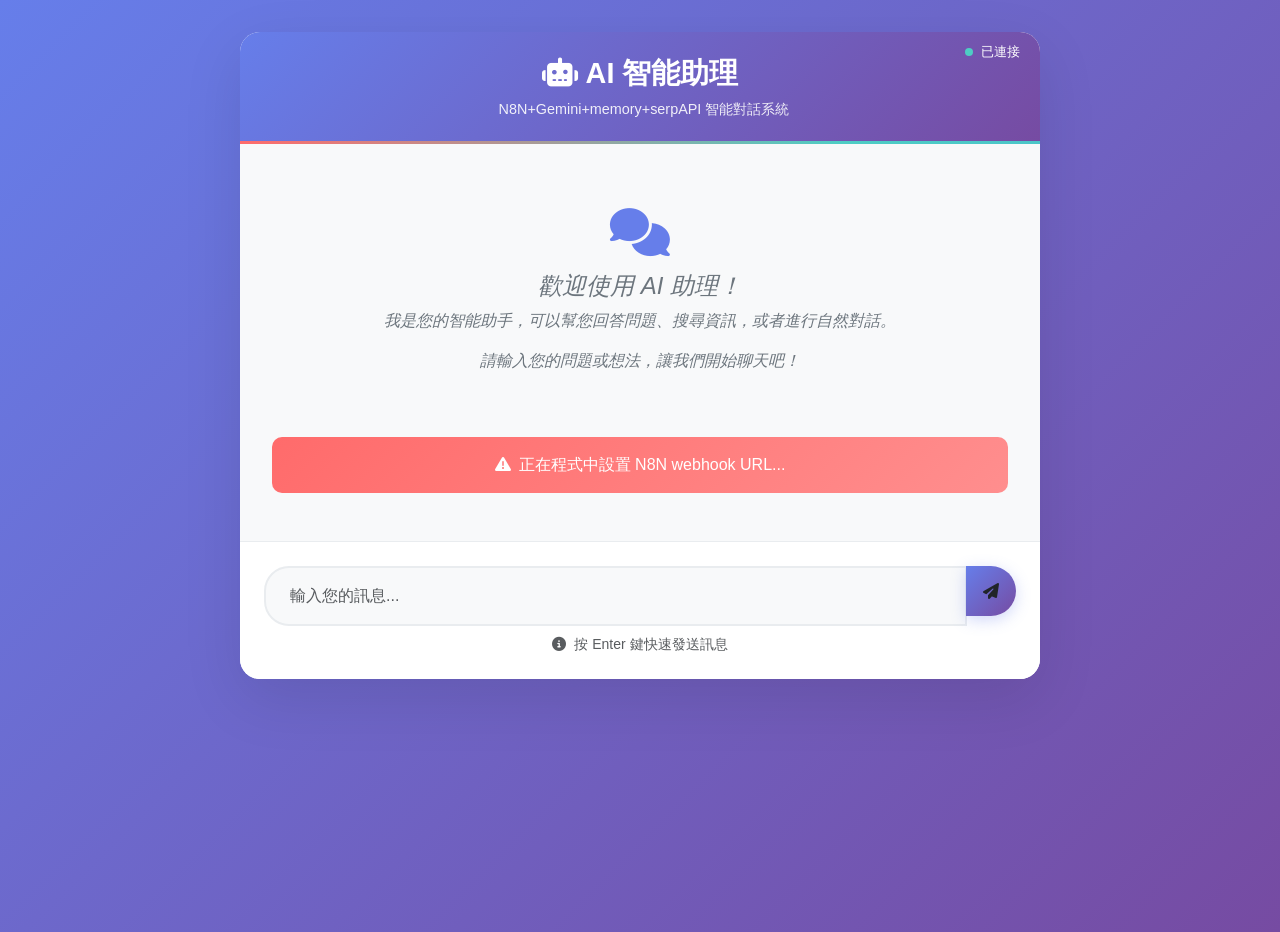
<file: n8n/n8n_chat.html>
<!DOCTYPE html>
<html lang="zh-TW">
<head>
    <meta charset="UTF-8">
    <meta name="viewport" content="width=device-width, initial-scale=1.0">
    <title>AI 智能助理</title>
    <link href="https://cdnjs.cloudflare.com/ajax/libs/bootstrap/5.3.2/css/bootstrap.min.css" rel="stylesheet">
    <link href="https://cdnjs.cloudflare.com/ajax/libs/font-awesome/6.4.0/css/all.min.css" rel="stylesheet">
    <link rel="icon" type="image/x-icon" href="/pic/favicon.ico">
    <style>
        :root {
            --primary-gradient: linear-gradient(135deg, #667eea 0%, #764ba2 100%);
            --secondary-gradient: linear-gradient(135deg, #f093fb 0%, #f5576c 100%);
            --chat-bg: #f8f9fa;
            --user-bubble: linear-gradient(135deg, #667eea 0%, #764ba2 100%);
            --ai-bubble: linear-gradient(135deg, #4facfe 0%, #00f2fe 100%);
        }

        body {
            background: var(--primary-gradient);
            min-height: 100vh;
            font-family: 'Segoe UI', Tahoma, Geneva, Verdana, sans-serif;
        }

        .chat-container {
            background: white;
            border-radius: 20px;
            box-shadow: 0 20px 60px rgba(0, 0, 0, 0.1);
            overflow: hidden;
            max-width: 800px;
            margin: 2rem auto;
            min-height: 600px;
            display: flex;
            flex-direction: column;
        }

        .chat-header {
            background: var(--primary-gradient);
            color: white;
            padding: 1.5rem;
            text-align: center;
            position: relative;
        }

        .chat-header::before {
            content: '';
            position: absolute;
            bottom: 0;
            left: 0;
            right: 0;
            height: 3px;
            background: linear-gradient(90deg, #ff6b6b, #4ecdc4, #45b7d1, #96ceb4, #feca57);
            background-size: 300% 300%;
            animation: gradient 3s ease infinite;
        }

        @keyframes gradient {
            0% { background-position: 0% 50%; }
            50% { background-position: 100% 50%; }
            100% { background-position: 0% 50%; }
        }

        .chat-header h1 {
            margin: 0;
            font-size: 1.8rem;
            font-weight: 600;
        }

        .chat-status {
            font-size: 0.9rem;
            opacity: 0.9;
            margin-top: 0.5rem;
        }

        .chat-messages {
            flex: 1;
            padding: 2rem;
            background: var(--chat-bg);
            overflow-y: auto;
            max-height: 400px;
        }

        .message {
            margin-bottom: 1.5rem;
            display: flex;
            animation: slideIn 0.3s ease-out;
        }

        @keyframes slideIn {
            from {
                opacity: 0;
                transform: translateY(20px);
            }
            to {
                opacity: 1;
                transform: translateY(0);
            }
        }

        .message.user {
            justify-content: flex-end;
        }

        .message.ai {
            justify-content: flex-start;
        }

        .message-bubble {
            max-width: 70%;
            padding: 1rem 1.5rem;
            border-radius: 20px;
            color: white;
            font-size: 0.95rem;
            line-height: 1.5;
            position: relative;
            box-shadow: 0 8px 32px rgba(0, 0, 0, 0.1);
            backdrop-filter: blur(10px);
        }

        .message.user .message-bubble {
            background: var(--user-bubble);
            border-bottom-right-radius: 8px;
        }

        .message.ai .message-bubble {
            background: var(--ai-bubble);
            border-bottom-left-radius: 8px;
            color: #333;
        }

        .message-avatar {
            width: 40px;
            height: 40px;
            border-radius: 50%;
            display: flex;
            align-items: center;
            justify-content: center;
            margin: 0 0.8rem;
            font-size: 1.2rem;
            box-shadow: 0 4px 15px rgba(0, 0, 0, 0.2);
        }

        .message.user .message-avatar {
            background: var(--user-bubble);
            color: white;
            order: 2;
        }

        .message.ai .message-avatar {
            background: var(--ai-bubble);
            color: #333;
        }

        .chat-input-area {
            padding: 1.5rem;
            background: white;
            border-top: 1px solid #e9ecef;
        }

        .input-group {
            position: relative;
        }

        .form-control {
            border: 2px solid #e9ecef;
            border-radius: 25px;
            padding: 1rem 1.5rem;
            font-size: 1rem;
            transition: all 0.3s ease;
            background: #f8f9fa;
        }

        .form-control:focus {
            border-color: #667eea;
            box-shadow: 0 0 0 0.2rem rgba(102, 126, 234, 0.25);
            background: white;
        }

        .btn-send {
            background: var(--primary-gradient);
            border: none;
            border-radius: 50%;
            width: 50px;
            height: 50px;
            display: flex;
            align-items: center;
            justify-content: center;
            margin-left: 0.5rem;
            transition: all 0.3s ease;
            box-shadow: 0 4px 15px rgba(102, 126, 234, 0.3);
        }

        .btn-send:hover {
            transform: translateY(-2px);
            box-shadow: 0 6px 20px rgba(102, 126, 234, 0.4);
        }

        .btn-send:disabled {
            opacity: 0.6;
            transform: none;
        }

        .typing-indicator {
            display: flex;
            align-items: center;
            padding: 1rem 1.5rem;
            background: rgba(255, 255, 255, 0.9);
            border-radius: 20px;
            margin-bottom: 1rem;
            backdrop-filter: blur(10px);
        }

        .typing-dots {
            display: flex;
            gap: 4px;
            margin-left: 0.5rem;
        }

        .typing-dot {
            width: 8px;
            height: 8px;
            background: #667eea;
            border-radius: 50%;
            animation: typing 1.4s infinite ease-in-out;
        }

        .typing-dot:nth-child(1) { animation-delay: -0.32s; }
        .typing-dot:nth-child(2) { animation-delay: -0.16s; }

        @keyframes typing {
            0%, 80%, 100% {
                transform: scale(0.8);
                opacity: 0.5;
            }
            40% {
                transform: scale(1);
                opacity: 1;
            }
        }

        .welcome-message {
            text-align: center;
            color: #6c757d;
            padding: 2rem;
            font-style: italic;
        }

        .welcome-message i {
            font-size: 3rem;
            margin-bottom: 1rem;
            color: #667eea;
        }

        .error-message {
            background: linear-gradient(135deg, #ff6b6b 0%, #ff8e8e 100%);
            color: white;
            padding: 1rem;
            border-radius: 10px;
            margin: 1rem 0;
            text-align: center;
        }

        @media (max-width: 768px) {
            .chat-container {
                margin: 1rem;
                border-radius: 15px;
                min-height: calc(100vh - 2rem);
            }
            
            .message-bubble {
                max-width: 85%;
            }
            
            .chat-messages {
                padding: 1rem;
            }
        }

        .connection-status {
            position: absolute;
            top: 10px;
            right: 20px;
            display: flex;
            align-items: center;
            gap: 0.5rem;
            font-size: 0.8rem;
        }

        .status-indicator {
            width: 8px;
            height: 8px;
            border-radius: 50%;
            background: #4ecdc4;
            animation: pulse 2s infinite;
        }

        .status-indicator.disconnected {
            background: #ff6b6b;
            animation: none;
        }

        @keyframes pulse {
            0% { opacity: 1; }
            50% { opacity: 0.5; }
            100% { opacity: 1; }
        }
    </style>
</head>
<body>
    <div class="container-fluid">
        <div class="chat-container">
            <div class="chat-header">
                <div class="connection-status">
                    <div class="status-indicator" id="statusIndicator"></div>
                    <span id="statusText">已連接</span>
                </div>
                <h1><i class="fas fa-robot me-2"></i>AI 智能助理</h1>
                <div class="chat-status">
                    <i class="fas fa-sparkles me-1"></i>
                    N8N+Gemini+memory+serpAPI 智能對話系統
                </div>
            </div>

            <div class="chat-messages" id="chatMessages">
                <div class="welcome-message">
                    <i class="fas fa-comments"></i>
                    <h4>歡迎使用 AI 助理！</h4>
                    <p>我是您的智能助手，可以幫您回答問題、搜尋資訊，或者進行自然對話。</p>
                    <p>請輸入您的問題或想法，讓我們開始聊天吧！</p>
                </div>
            </div>

            <div class="chat-input-area">
                <div class="input-group">
                    <input type="text" 
                           class="form-control" 
                           id="messageInput" 
                           placeholder="輸入您的訊息..."
                           autocomplete="off">
                    <button class="btn btn-send" 
                            id="sendButton" 
                            type="button">
                        <i class="fas fa-paper-plane"></i>
                    </button>
                </div>
                <div class="mt-2 text-muted small text-center">
                    <i class="fas fa-info-circle me-1"></i>
                    按 Enter 鍵快速發送訊息
                </div>
            </div>
        </div>
    </div>

    <script src="https://cdnjs.cloudflare.com/ajax/libs/bootstrap/5.3.2/js/bootstrap.bundle.min.js"></script>
    <script>
        class ChatInterface {
            constructor() {
                this.sessionId = this.generateSessionId();
                this.isTyping = false;
                this.webhookUrl = ''; // 請在這裡設置您的 N8N webhook URL
                
                this.initializeElements();
                this.bindEvents();
                this.updateConnectionStatus();
            }

            generateSessionId() {
                return 'web_' + Date.now() + '_' + Math.random().toString(36).substr(2, 9);
            }

            initializeElements() {
                this.chatMessages = document.getElementById('chatMessages');
                this.messageInput = document.getElementById('messageInput');
                this.sendButton = document.getElementById('sendButton');
                this.statusIndicator = document.getElementById('statusIndicator');
                this.statusText = document.getElementById('statusText');
            }

            bindEvents() {
                this.sendButton.addEventListener('click', () => this.sendMessage());
                this.messageInput.addEventListener('keypress', (e) => {
                    if (e.key === 'Enter' && !e.shiftKey) {
                        e.preventDefault();
                        this.sendMessage();
                    }
                });

                // 自動調整輸入框高度
                this.messageInput.addEventListener('input', () => {
                    this.messageInput.style.height = 'auto';
                    this.messageInput.style.height = this.messageInput.scrollHeight + 'px';
                });
            }

            updateConnectionStatus() {
                if (!this.webhookUrl) {
                    this.statusIndicator.classList.add('disconnected');
                    this.statusText.textContent = '設置 Webhook URL ...';
                    this.showError('正在程式中設置 N8N webhook URL...');
                } else {
                    this.statusIndicator.classList.remove('disconnected');
                    this.statusText.textContent = '已連接';
                }
            }

            async sendMessage() {
                const message = this.messageInput.value.trim();
                if (!message || this.isTyping) return;

                if (!this.webhookUrl) {
                    this.showError('請先設置 N8N webhook URL');
                    return;
                }

                // 清除歡迎訊息
                const welcomeMessage = this.chatMessages.querySelector('.welcome-message');
                if (welcomeMessage) {
                    welcomeMessage.remove();
                }

                // 添加用戶訊息
                this.addMessage(message, 'user');
                this.messageInput.value = '';
                this.messageInput.style.height = 'auto';

                // 顯示正在輸入指示器
                this.showTypingIndicator();

                try {
                    const response = await this.callN8NWebhook(message);
                    this.hideTypingIndicator();
                    
                    if (response.success && response.message) {
                        this.addMessage(response.message, 'ai');
                    } else {
                        throw new Error('無效的回應格式');
                    }
                } catch (error) {
                    this.hideTypingIndicator();
                    console.error('發送訊息錯誤:', error);
                    this.addMessage('抱歉，發生了錯誤。請稍後再試。', 'ai');
                    this.showError('連接失敗，請檢查網路連接或 webhook 設定');
                }
            }

            async callN8NWebhook(message) {
                const requestData = {
                    message: message,
                    sessionId: this.sessionId,
                    timestamp: new Date().toISOString()
                };

                const response = await fetch(this.webhookUrl, {
                    method: 'POST',
                    headers: {
                        'Content-Type': 'application/json',
                    },
                    body: JSON.stringify(requestData)
                });

                if (!response.ok) {
                    throw new Error(`HTTP ${response.status}: ${response.statusText}`);
                }

                return await response.json();
            }

            addMessage(text, sender) {
                const messageDiv = document.createElement('div');
                messageDiv.className = `message ${sender}`;

                const avatar = document.createElement('div');
                avatar.className = 'message-avatar';
                avatar.innerHTML = sender === 'user' ? '<i class="fas fa-user"></i>' : '<i class="fas fa-robot"></i>';

                const bubble = document.createElement('div');
                bubble.className = 'message-bubble';
                bubble.textContent = text;

                messageDiv.appendChild(avatar);
                messageDiv.appendChild(bubble);

                this.chatMessages.appendChild(messageDiv);
                this.scrollToBottom();
            }

            showTypingIndicator() {
                this.isTyping = true;
                this.sendButton.disabled = true;

                const typingDiv = document.createElement('div');
                typingDiv.className = 'typing-indicator';
                typingDiv.id = 'typingIndicator';
                typingDiv.innerHTML = `
                    <i class="fas fa-robot"></i>
                    <span>AI 正在思考</span>
                    <div class="typing-dots">
                        <div class="typing-dot"></div>
                        <div class="typing-dot"></div>
                        <div class="typing-dot"></div>
                    </div>
                `;

                this.chatMessages.appendChild(typingDiv);
                this.scrollToBottom();
            }

            hideTypingIndicator() {
                this.isTyping = false;
                this.sendButton.disabled = false;

                const typingIndicator = document.getElementById('typingIndicator');
                if (typingIndicator) {
                    typingIndicator.remove();
                }
            }

            showError(message) {
                const errorDiv = document.createElement('div');
                errorDiv.className = 'error-message';
                errorDiv.innerHTML = `<i class="fas fa-exclamation-triangle me-2"></i>${message}`;
                
                this.chatMessages.appendChild(errorDiv);
                this.scrollToBottom();

                // 3秒後自動移除錯誤訊息
                setTimeout(() => {
                    if (errorDiv.parentNode) {
                        errorDiv.remove();
                    }
                }, 3000);
            }

            scrollToBottom() {
                this.chatMessages.scrollTop = this.chatMessages.scrollHeight;
            }

            // 公開方法供用戶設置 webhook URL
            setWebhookUrl(url) {
                this.webhookUrl = url;
                this.updateConnectionStatus();
                console.log('Webhook URL 已設置:', url);
            }
        }

        // 初始化聊天介面
        const chat = new ChatInterface();

        // 使用方法：
        // 請將下面的 URL 替換為您的實際 N8N webhook URL
        chat.setWebhookUrl('https://a3g.app.n8n.cloud/webhook/chat');

        // 範例：如果您的 N8N 運行在本地
        // chat.setWebhookUrl('http://localhost:5678/webhook/chat');

        console.log('聊天介面已初始化！');
        console.log('請使用 chat.setWebhookUrl("您的webhook網址") 來設置連接');
    </script>
</body>
</html>
</file>
